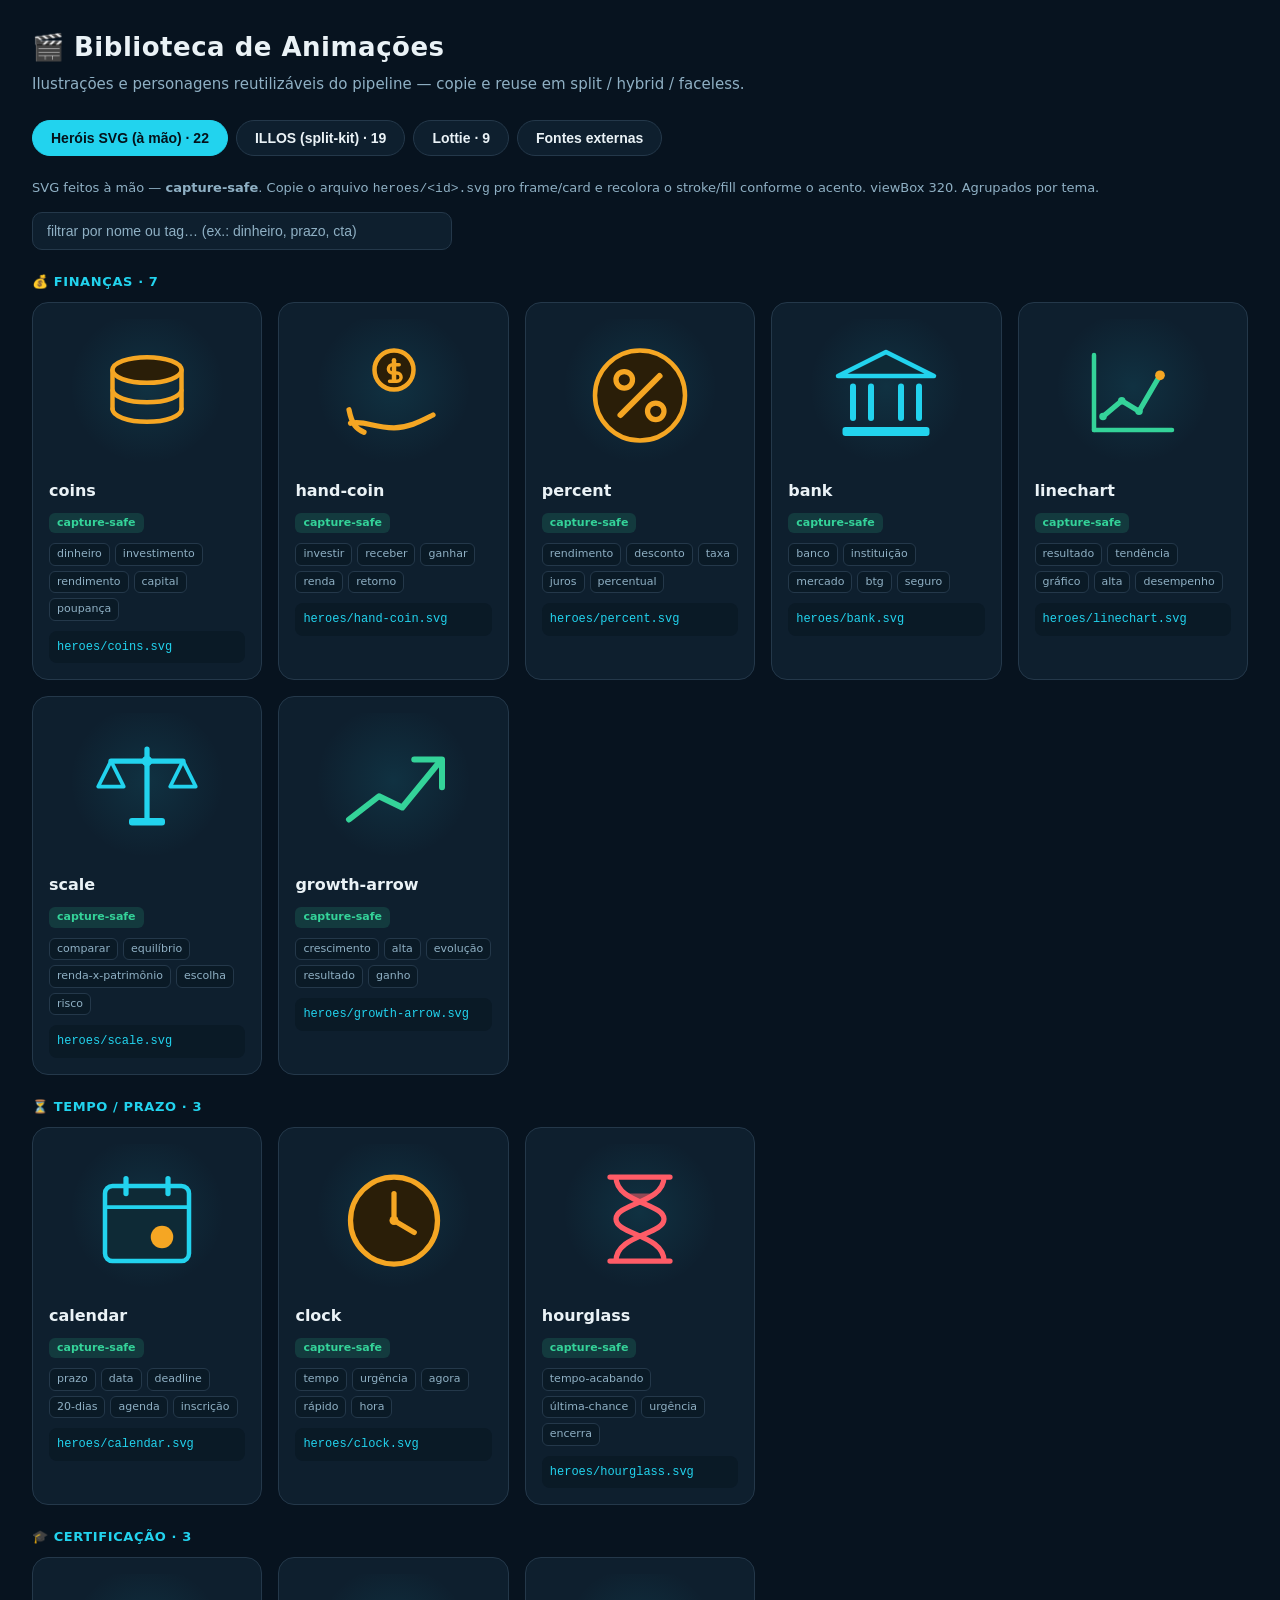
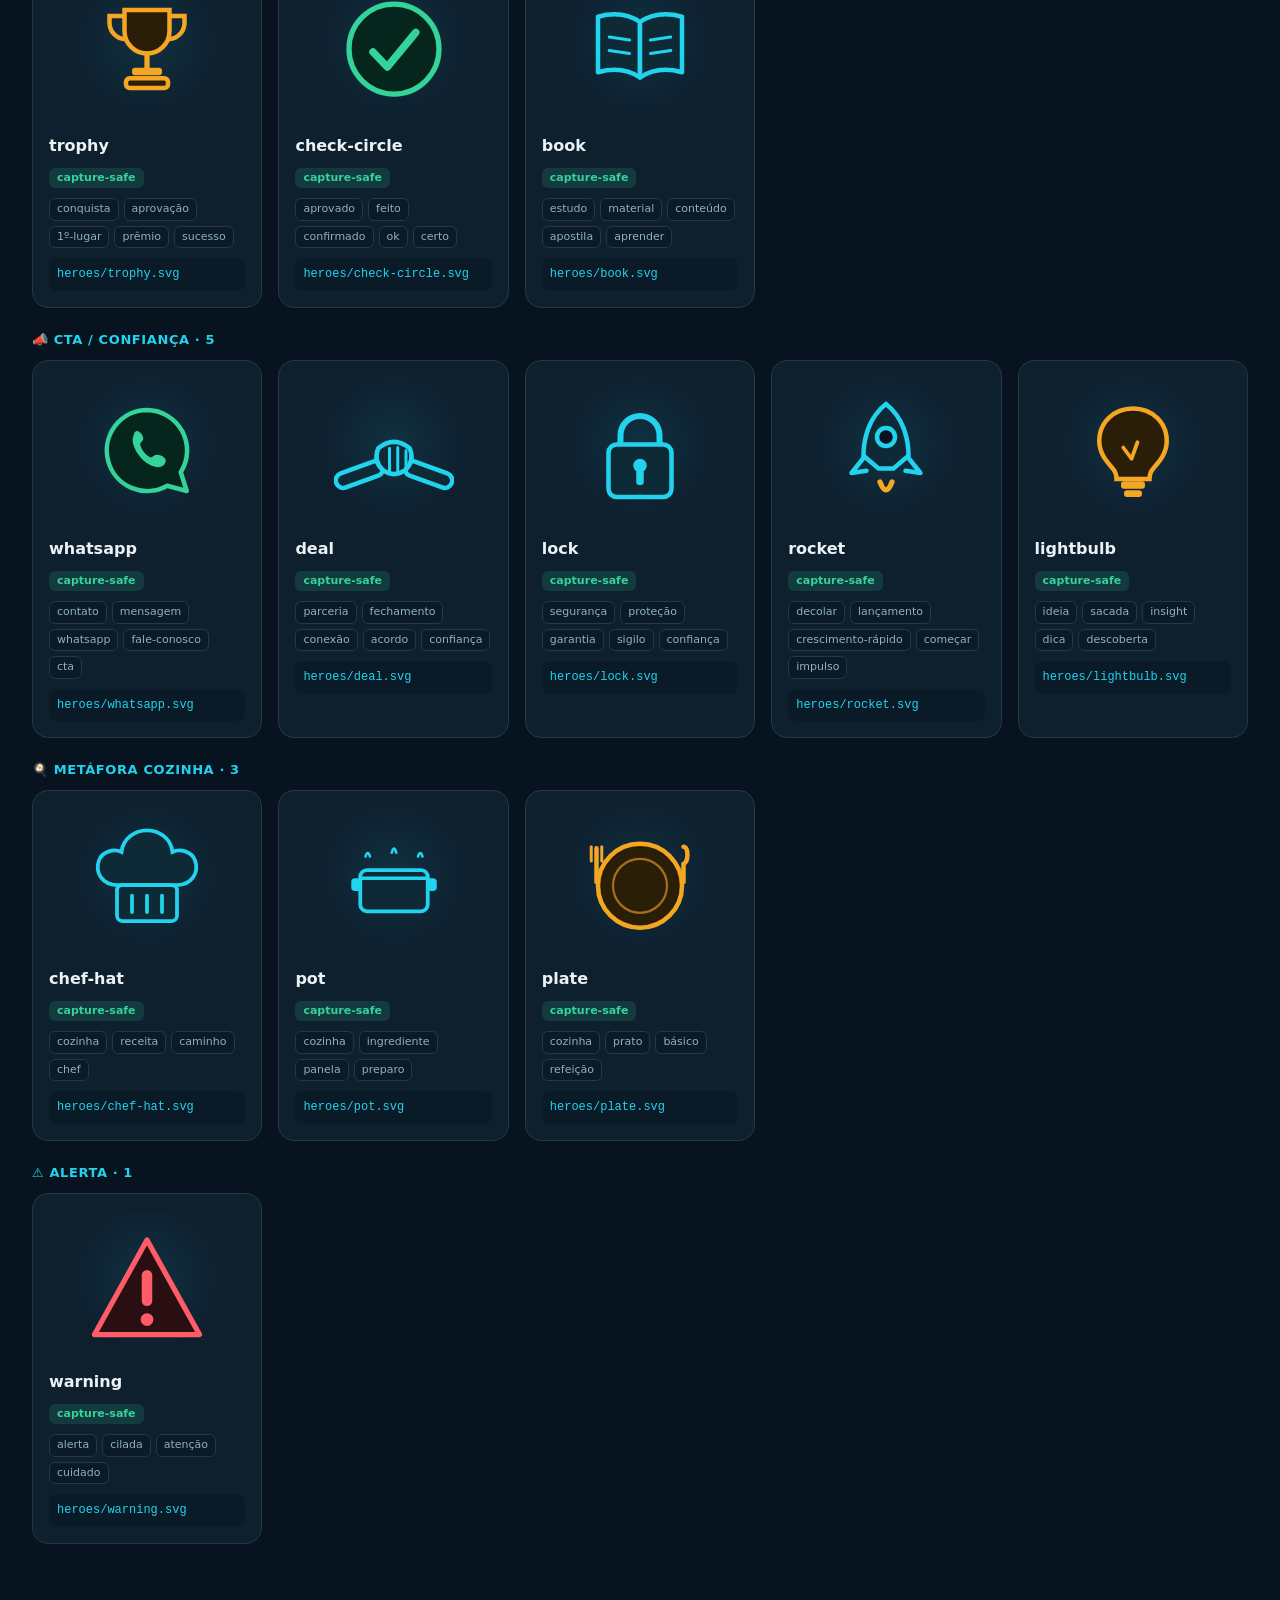
<file: _scaffolds/anim-library/index.html>
<!doctype html>
<html lang="pt-BR">
<head>
<meta charset="utf-8">
<meta name="viewport" content="width=device-width, initial-scale=1">
<title>Biblioteca de Animações</title>
<style>
  :root{--bg:#07131f;--panel:#0e1f2e;--line:#24384a;--ink:#eaf2f6;--mut:#8fb0c4;--cy:#22d3ee;--am:#F5A623;--gr:#34d399;--rd:#ff5c67}
  *{box-sizing:border-box}
  body{margin:0;background:var(--bg);color:var(--ink);font:15px/1.5 system-ui,Segoe UI,Roboto,sans-serif}
  header{padding:28px 32px 8px}
  h1{margin:0;font-size:26px;letter-spacing:.5px}
  .sub{color:var(--mut);margin:6px 0 0}
  .tabs{display:flex;gap:8px;padding:16px 32px 0;flex-wrap:wrap}
  .tab{padding:9px 18px;border:1px solid var(--line);border-radius:999px;background:var(--panel);color:var(--ink);cursor:pointer;font-weight:600;font-size:14px}
  .tab.on{background:var(--cy);color:#04121a;border-color:var(--cy)}
  main{padding:20px 32px 60px}
  .grid{display:grid;grid-template-columns:repeat(auto-fill,minmax(220px,1fr));gap:16px}
  .card{background:var(--panel);border:1px solid var(--line);border-radius:16px;padding:16px;display:flex;flex-direction:column;gap:10px}
  .prev{height:150px;display:grid;place-items:center;background:radial-gradient(circle at 50% 45%,rgba(34,211,238,.10),transparent 60%);border-radius:12px}
  .prev svg{width:120px;height:120px}
  .nm{font-weight:800;font-size:16px}
  .tg{display:flex;flex-wrap:wrap;gap:5px}
  .tg span{font-size:11px;color:var(--mut);background:#0a1a26;border:1px solid var(--line);border-radius:6px;padding:2px 7px}
  .use{font:12px/1.4 ui-monospace,Consolas,monospace;color:var(--cy);background:#0a1a26;border-radius:8px;padding:8px;white-space:pre-wrap;word-break:break-word}
  .badge{font-size:11px;font-weight:700;padding:2px 8px;border-radius:6px;align-self:flex-start}
  .safe{background:rgba(52,211,153,.15);color:var(--gr)}
  .warn{background:rgba(255,92,103,.15);color:var(--rd)}
  .hint{color:var(--mut);font-size:13px;margin:2px 0 14px}
  a{color:var(--cy)}
  section[hidden]{display:none}
  .search{width:100%;max-width:420px;margin:0 0 18px;padding:10px 14px;border:1px solid var(--line);border-radius:10px;background:var(--panel);color:var(--ink);font-size:14px}
  .search::placeholder{color:var(--mut)}
  .grp-h{font-size:13px;font-weight:800;letter-spacing:.6px;text-transform:uppercase;color:var(--cy);margin:22px 0 10px}
  .grp-h:first-child{margin-top:4px}
  .prev img{width:120px;height:120px}
  .empty{color:var(--mut);font-size:13px;padding:16px 0}
</style>
</head>
<body>
<header>
  <h1>🎬 Biblioteca de Animações</h1>
  <p class="sub">Ilustrações e personagens reutilizáveis do pipeline — copie e reuse em split / hybrid / faceless.</p>
</header>
<div class="tabs">
  <button class="tab on" data-t="heroes">Heróis SVG (à mão) · 22</button>
  <button class="tab" data-t="illos">ILLOS (split-kit) · 19</button>
  <button class="tab" data-t="lottie">Lottie · 9</button>
  <button class="tab" data-t="ext">Fontes externas</button>
</div>
<main>
  <section id="heroes">
    <p class="hint">SVG feitos à mão — <b>capture-safe</b>. Copie o arquivo <code>heroes/&lt;id&gt;.svg</code> pro frame/card e recolora o stroke/fill conforme o acento. viewBox 320. Agrupados por tema.</p>
    <input id="heroesSearch" class="search" type="search" placeholder="filtrar por nome ou tag… (ex.: dinheiro, prazo, cta)">
    <div id="heroesGroups"></div>
  </section>

  <section id="illos" hidden>
    <p class="hint"><b>capture-safe</b>, animadas. Uso no split-kit: <code>art:{type:'&lt;id&gt;'}</code>. Preview vivo em <code>_scaffolds/split-kit</code>.</p>
    <div class="grid" id="illosGrid"></div>
  </section>

  <section id="lottie" hidden>
    <p class="hint">⚠ Lottie SVG-puro <b>some no capture</b> do HyperFrames → usar CANVAS pré-renderizado (blueprint <code>_blueprint-lottie-hero</code>, cap MAXFR=60). No lote C-PRO I só <b>climbstairs</b> sobreviveu direto; para os demais preferir hero SVG até revalidar.</p>
    <div class="grid" id="lottieGrid"></div>
  </section>

  <section id="ext" hidden>
    <p class="hint">Fontes para buscar/baixar animações novas quando precisar.</p>
    <div class="grid">
      <div class="card"><div class="nm">LottieFiles</div><div class="tg"><span>lottie</span><span>personagens</span></div><div class="use">lottiefiles.com — usar canvas-prerender</div></div>
      <div class="card"><div class="nm">Flaticon animated</div><div class="tg"><span>ícones</span><span>animados</span></div><div class="use">flaticon.com/animated-icons</div></div>
      <div class="card"><div class="nm">Flow / Veo</div><div class="tg"><span>b-roll</span><span>cinematográfico</span></div><div class="use">base SEM texto (metáfora/ambiente)</div></div>
    </div>
  </section>
</main>
<script>
// [id, tags(·), grupo] — arquivo em heroes/<id>.svg
const HERO_GRP={financas:"💰 Finanças",tempo:"⏳ Tempo / prazo",certificacao:"🎓 Certificação",cta_confianca:"📣 CTA / confiança",cozinha_metafora:"🍳 Metáfora cozinha",alerta:"⚠️ Alerta"};
const HEROES=[
 ["coins","dinheiro·investimento·rendimento·capital·poupança","financas"],
 ["hand-coin","investir·receber·ganhar·renda·retorno","financas"],
 ["percent","rendimento·desconto·taxa·juros·percentual","financas"],
 ["bank","banco·instituição·mercado·btg·seguro","financas"],
 ["linechart","resultado·tendência·gráfico·alta·desempenho","financas"],
 ["scale","comparar·equilíbrio·renda-x-patrimônio·escolha·risco","financas"],
 ["growth-arrow","crescimento·alta·evolução·resultado·ganho","financas"],
 ["calendar","prazo·data·deadline·20-dias·agenda·inscrição","tempo"],
 ["clock","tempo·urgência·agora·rápido·hora","tempo"],
 ["hourglass","tempo-acabando·última-chance·urgência·encerra","tempo"],
 ["trophy","conquista·aprovação·1º-lugar·prêmio·sucesso","certificacao"],
 ["check-circle","aprovado·feito·confirmado·ok·certo","certificacao"],
 ["book","estudo·material·conteúdo·apostila·aprender","certificacao"],
 ["whatsapp","contato·mensagem·whatsapp·fale-conosco·cta","cta_confianca"],
 ["deal","parceria·fechamento·conexão·acordo·confiança","cta_confianca"],
 ["lock","segurança·proteção·garantia·sigilo·confiança","cta_confianca"],
 ["rocket","decolar·lançamento·crescimento-rápido·começar·impulso","cta_confianca"],
 ["lightbulb","ideia·sacada·insight·dica·descoberta","cta_confianca"],
 ["chef-hat","cozinha·receita·caminho·chef","cozinha_metafora"],
 ["pot","cozinha·ingrediente·panela·preparo","cozinha_metafora"],
 ["plate","cozinha·prato·básico·refeição","cozinha_metafora"],
 ["warning","alerta·cilada·atenção·cuidado","alerta"]
];
const ILLOS=[["seal","certificação·selo·aprovação","label"],["exam","prova·checklist·material",""],["download","baixar·grátis·cta","label"],["chat","whatsapp·mensagem",""],["button","cta·clique·ação","label"],["refresh","atualizado·rota·ciclo",""],["target","objetivo·foco·referência","arrow"],["gradcap","aprovação·formatura·carreira",""],["shield","garantia·robusto·confiança",""],["lupa","análise·o-que-cai·pesquisa",""],["gift","grátis·bônus·incluído",""],["bars","crescimento·nível·ganhos","arrow"],["question","dúvida·cilada·hook",""],["person","cliente·assessor·você","ring"],["price0","grátis·sem-custo",""],["cue","sinuca·tacada",""],["num","número·stat·aprovados","to,prefix,suffix"],["arms","abraço·juntos",""],["star","destaque·referência·top",""]];
const LOTTIE=[["climbstairs","nível·progresso·carreira","ok"],["runner","urgência·correr·tempo","?"],["graduation","aprovação·formatura","vazio"],["exam","prova·material","vazio"],["manworking","estudo·trabalho·foco","vazio"],["click","cta·clique","vazio"],["chat","mensagem·whatsapp","?"],["badge","certificação·selo","?"],["wave","olá·boas-vindas","?"]];
function chips(s){return s.split('·').map(t=>`<span>${t}</span>`).join('')}
function heroCard([id,tg]){return `<div class="card"><div class="prev"><img src="heroes/${id}.svg" alt="${id}" loading="lazy"></div><div class="nm">${id}</div><span class="badge safe">capture-safe</span><div class="tg">${chips(tg)}</div><div class="use">heroes/${id}.svg</div></div>`}
function renderHeroes(q){
  q=(q||'').trim().toLowerCase();
  const box=document.getElementById('heroesGroups');
  const groups=Object.keys(HERO_GRP);
  let html='',any=false;
  groups.forEach(g=>{
    const items=HEROES.filter(h=>h[2]===g && (!q || h[0].toLowerCase().includes(q) || h[1].toLowerCase().includes(q)));
    if(!items.length) return;
    any=true;
    html+=`<div class="grp-h">${HERO_GRP[g]} · ${items.length}</div><div class="grid">${items.map(heroCard).join('')}</div>`;
  });
  box.innerHTML=any?html:'<p class="empty">Nenhum hero com esse filtro.</p>';
}
renderHeroes('');
document.getElementById('heroesSearch').addEventListener('input',e=>renderHeroes(e.target.value));
document.getElementById('illosGrid').innerHTML=ILLOS.map(([id,tg,p])=>`<div class="card"><div class="nm">${id}</div>${p?`<div class="tg"><span>params: ${p}</span></div>`:''}<div class="tg">${chips(tg)}</div><div class="use">art:{type:'${id}'${p?", …":""}}</div></div>`).join('');
document.getElementById('lottieGrid').innerHTML=LOTTIE.map(([id,tg,ok])=>`<div class="card"><div class="nm">${id}</div><span class="badge ${ok==='ok'?'safe':'warn'}">${ok==='ok'?'capture ok':ok==='vazio'?'⚠ vazio no capture':'não testado'}</span><div class="tg">${chips(tg)}</div><div class="use">&lt;script src="assets/lottie/${id}-data.js"&gt;</div></div>`).join('');
document.querySelectorAll('.tab').forEach(b=>b.onclick=()=>{document.querySelectorAll('.tab').forEach(x=>x.classList.remove('on'));b.classList.add('on');['heroes','illos','lottie','ext'].forEach(s=>document.getElementById(s).hidden=(s!==b.dataset.t));});
</script>
</body>
</html>
</file>
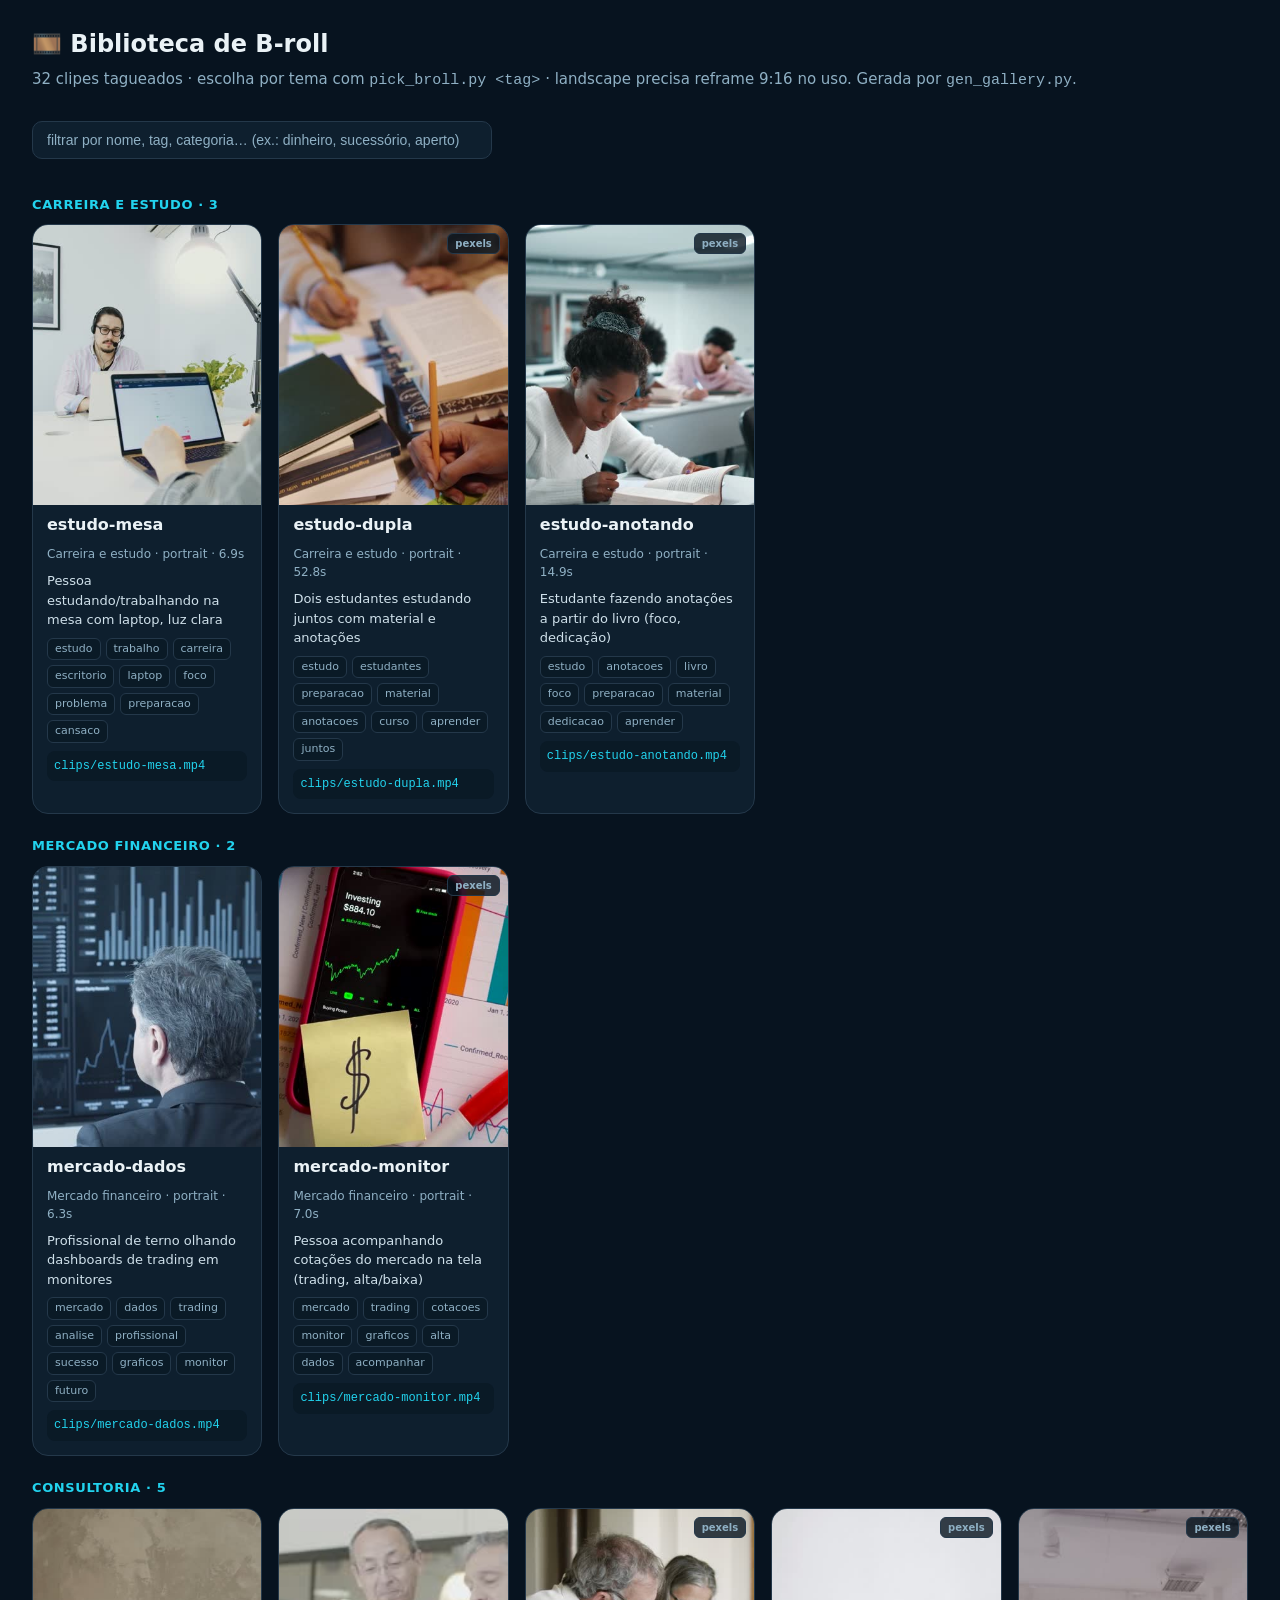
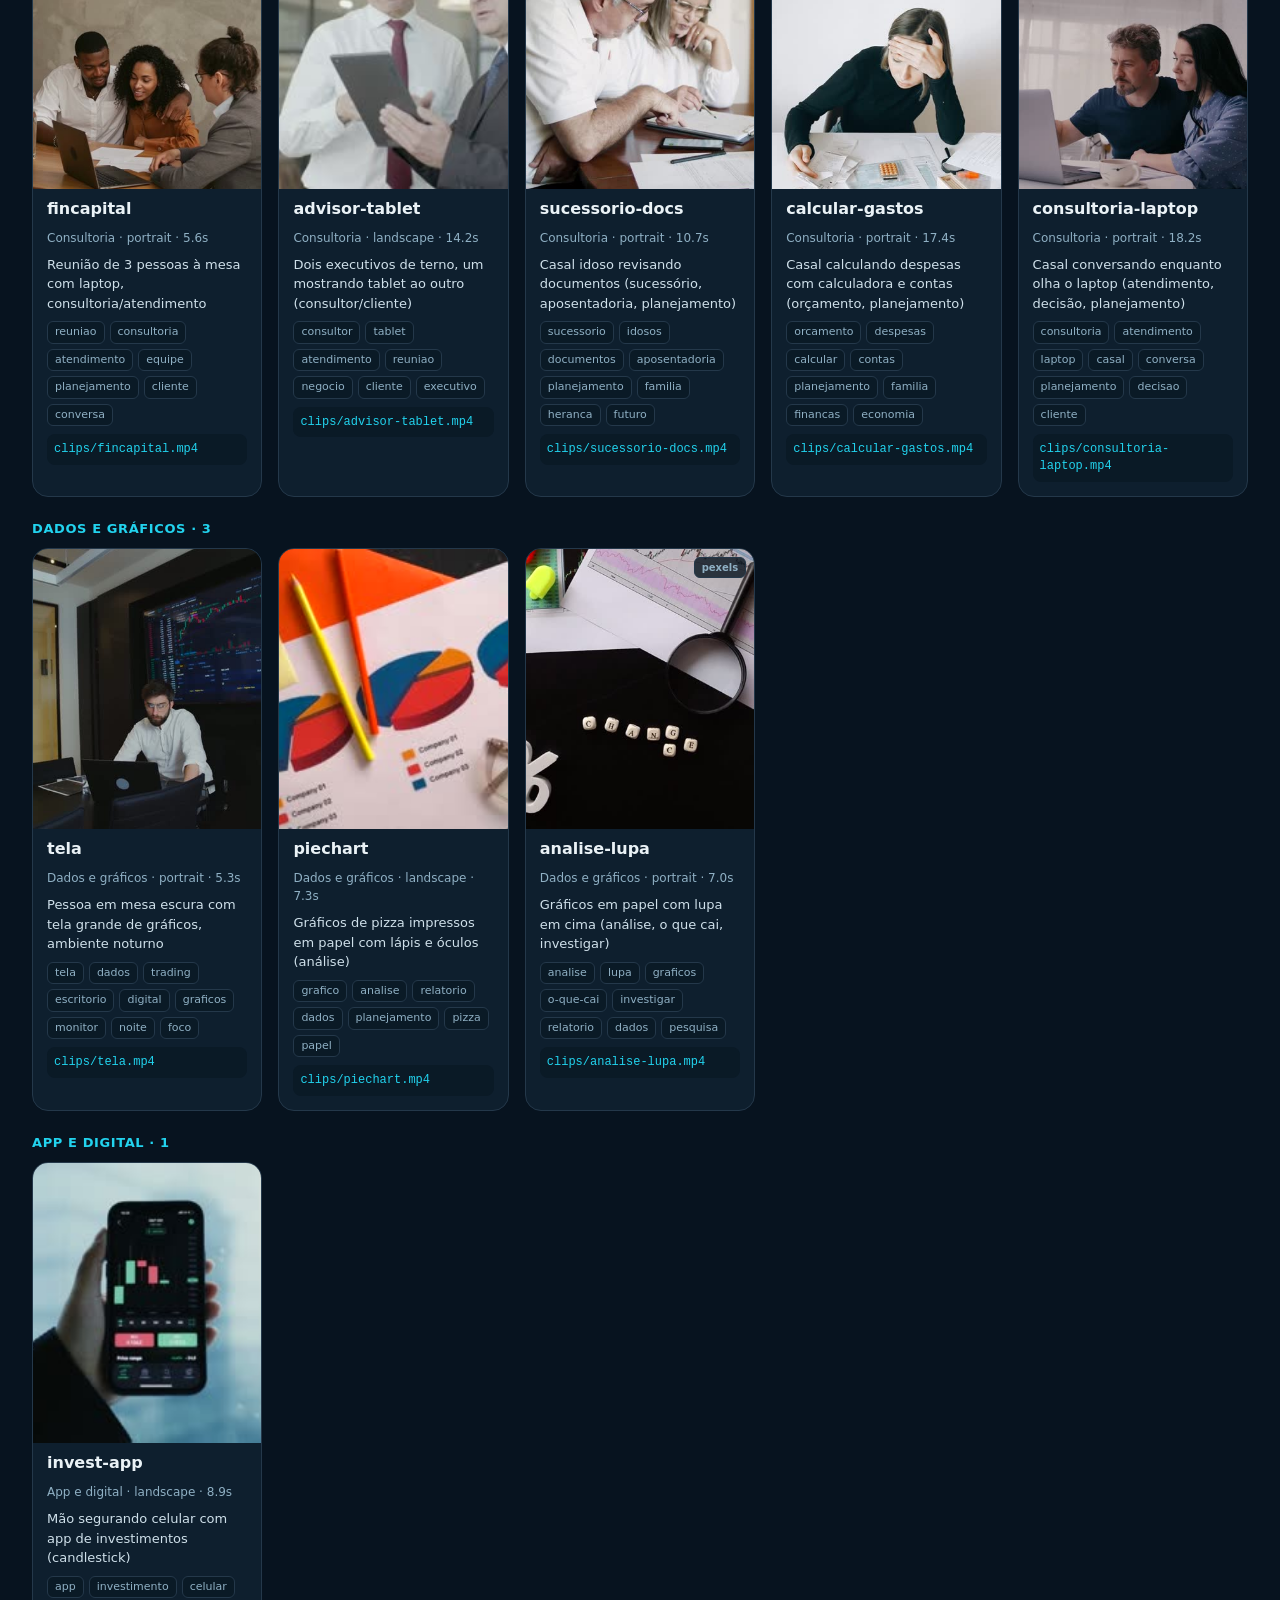
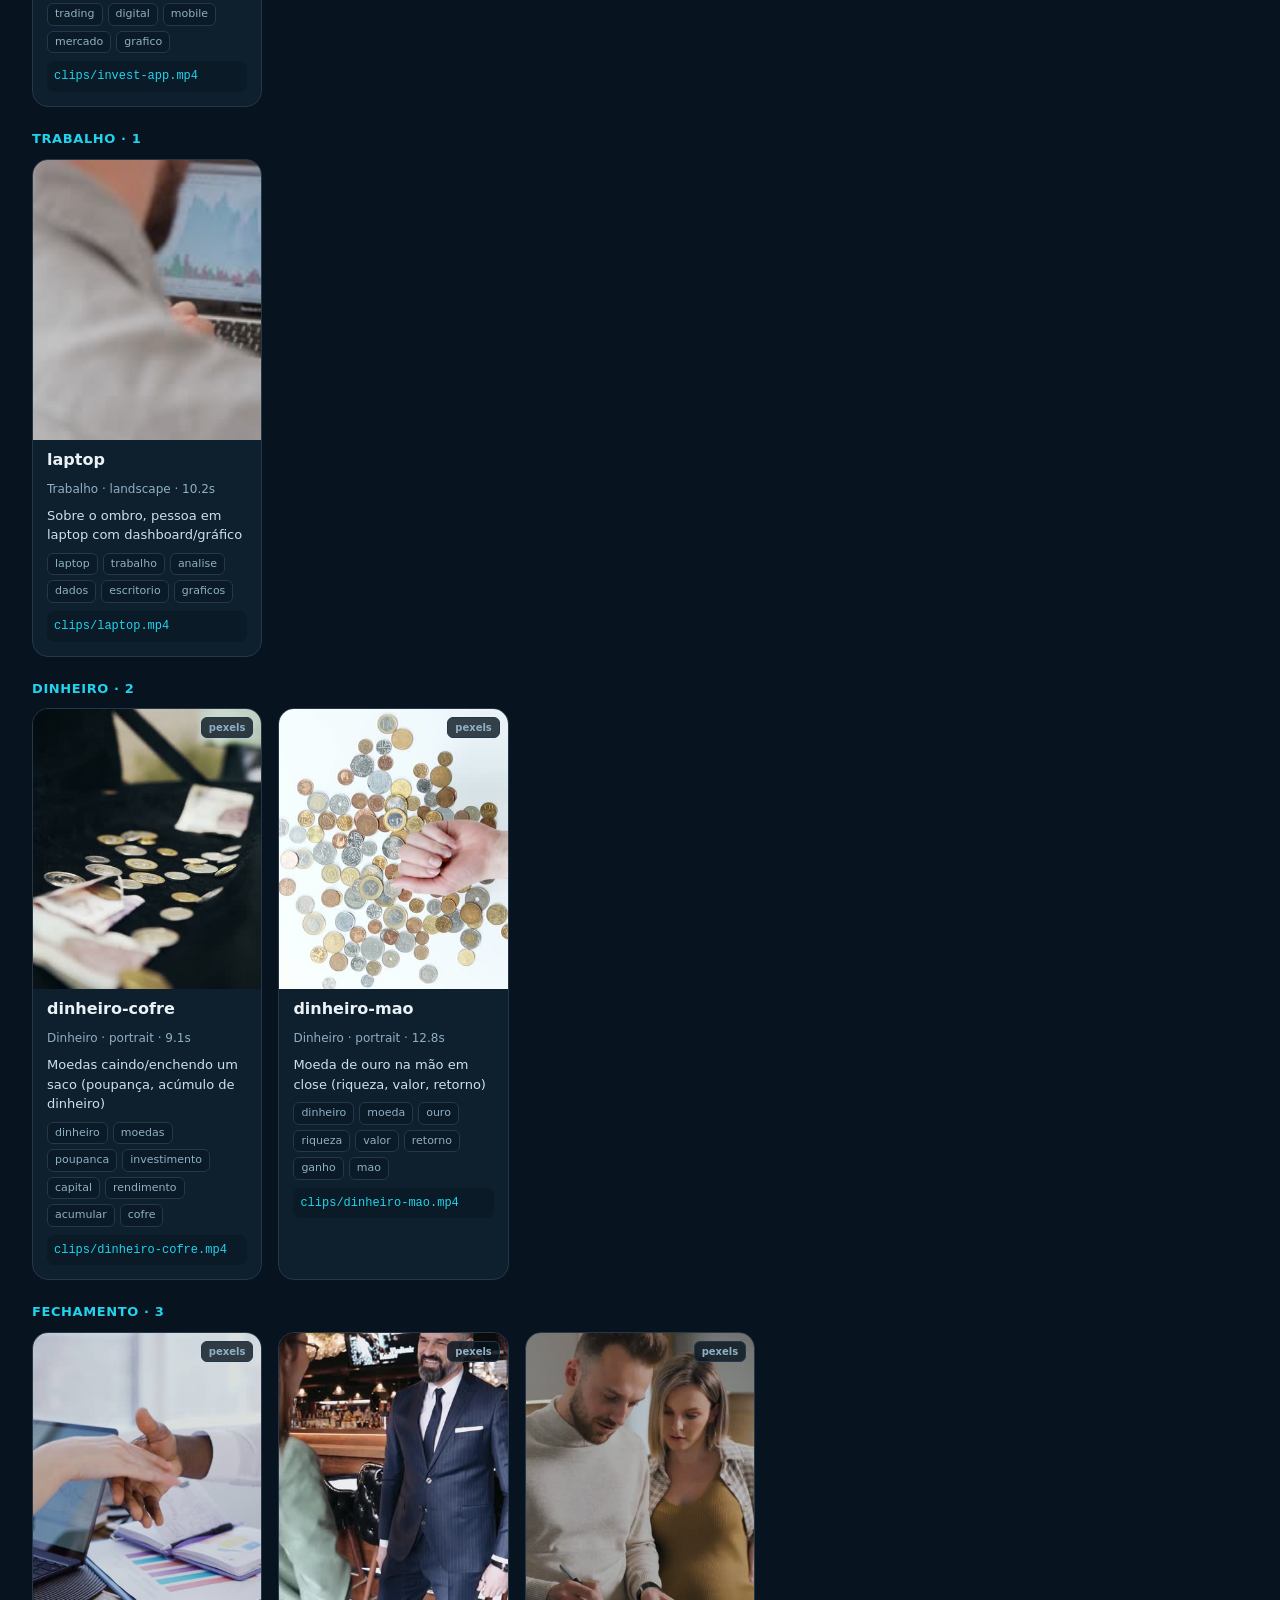
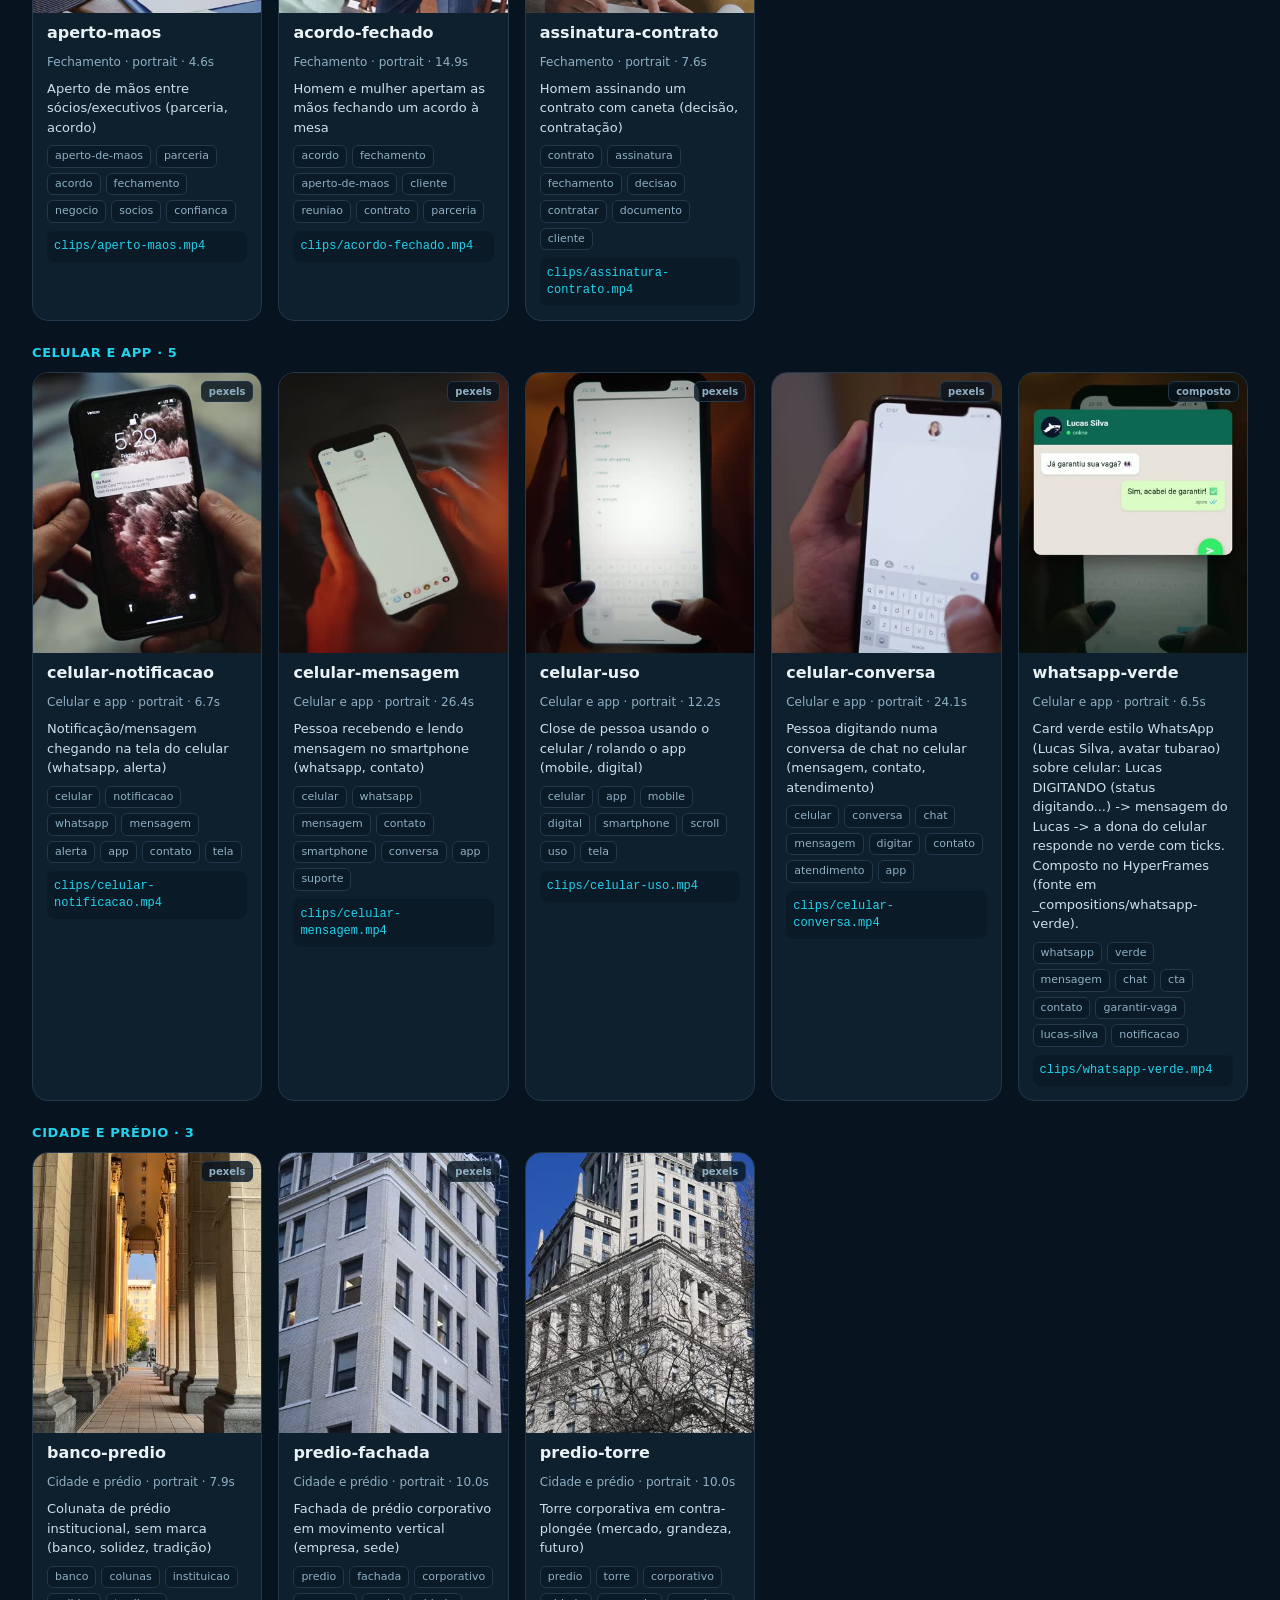
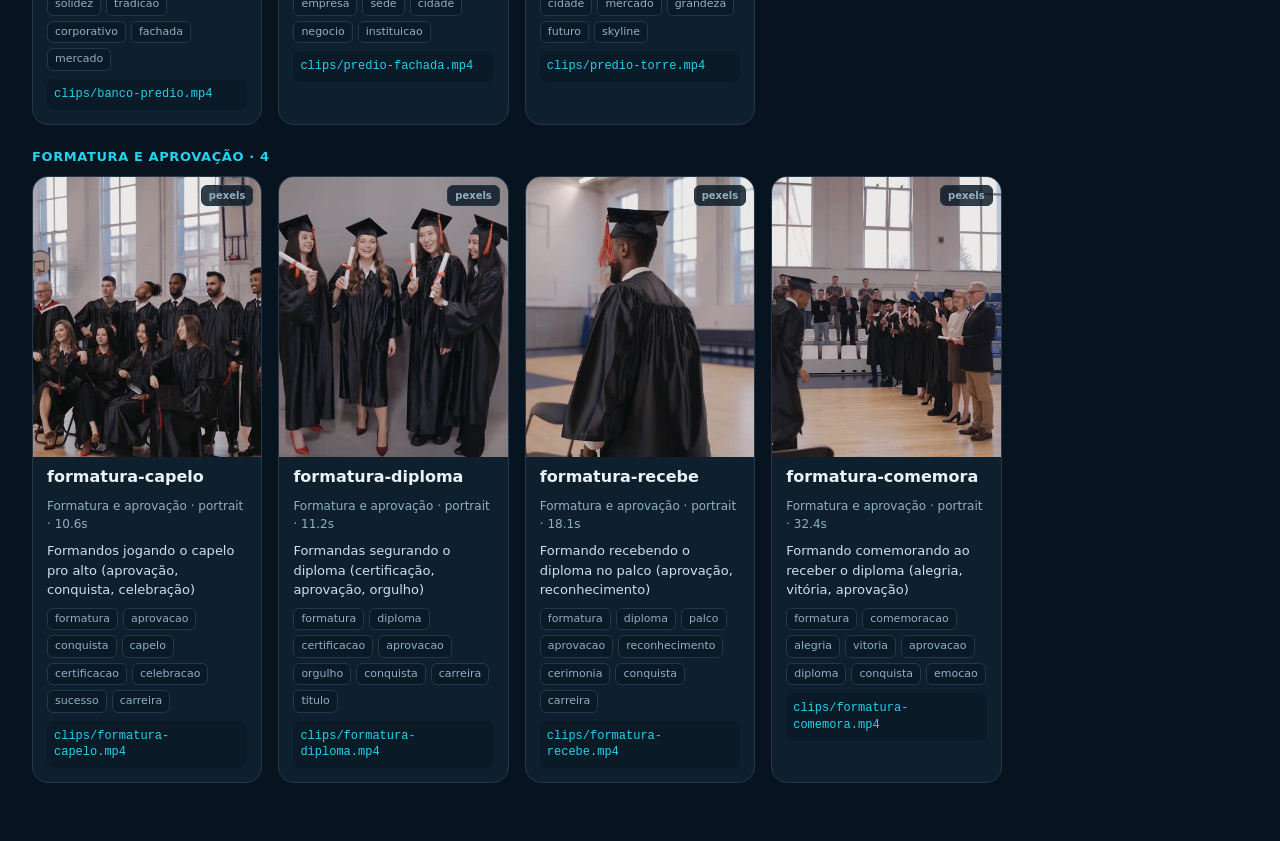
<file: _scaffolds/broll-pool/index.html>
<!doctype html><html lang="pt-BR"><head><meta charset="utf-8">
<meta name="viewport" content="width=device-width,initial-scale=1"><title>Biblioteca de B-roll</title>
<style>
 :root{--bg:#07131f;--panel:#0e1f2e;--line:#24384a;--ink:#eaf2f6;--mut:#8fb0c4;--cy:#22d3ee}
 *{box-sizing:border-box} body{margin:0;background:var(--bg);color:var(--ink);font:15px/1.5 system-ui,Segoe UI,Roboto,sans-serif}
 header{padding:26px 32px 6px} h1{margin:0;font-size:24px} .sub{color:var(--mut);margin:6px 0 0}
 main{padding:16px 32px 60px}
 .search{width:100%;max-width:460px;margin:6px 0 14px;padding:10px 14px;border:1px solid var(--line);border-radius:10px;background:var(--panel);color:var(--ink);font-size:14px}
 .search::placeholder{color:var(--mut)}
 .grp-h{font-size:13px;font-weight:800;letter-spacing:.6px;text-transform:uppercase;color:var(--cy);margin:22px 0 10px}
 .grid{display:grid;grid-template-columns:repeat(auto-fill,minmax(230px,1fr));gap:16px}
 .card{background:var(--panel);border:1px solid var(--line);border-radius:16px;padding:0 0 14px;overflow:hidden;display:flex;flex-direction:column;gap:8px}
 .prev{position:relative;aspect-ratio:9/16;max-height:280px;background:#0a1a26;overflow:hidden}
 .prev img{width:100%;height:100%;object-fit:cover;display:block}
 .src{position:absolute;top:8px;right:8px;font-size:10px;font-weight:700;background:rgba(7,19,31,.8);border:1px solid var(--line);border-radius:6px;padding:2px 7px;color:var(--mut)}
 .nm{font-weight:800;font-size:16px;padding:0 14px} .meta{color:var(--mut);font-size:12px;padding:0 14px}
 .desc{font-size:13px;padding:0 14px;color:#cfe0ea}
 .tg{display:flex;flex-wrap:wrap;gap:5px;padding:0 14px} .tg span{font-size:11px;color:var(--mut);background:#0a1a26;border:1px solid var(--line);border-radius:6px;padding:2px 7px}
 .use{font:12px/1.4 ui-monospace,Consolas,monospace;color:var(--cy);background:#0a1a26;border-radius:8px;padding:7px;margin:0 14px;white-space:pre-wrap}
 .empty{color:var(--mut);padding:18px 0}
</style></head><body>
<header><h1>🎞️ Biblioteca de B-roll</h1>
<p class="sub">32 clipes tagueados · escolha por tema com <code>pick_broll.py &lt;tag&gt;</code> · landscape precisa reframe 9:16 no uso. Gerada por <code>gen_gallery.py</code>.</p></header>
<main>
 <input id="q" class="search" type="search" placeholder="filtrar por nome, tag, categoria… (ex.: dinheiro, sucessório, aperto)">
 <div id="wrap"><div class="grp-h" data-cat="carreira e estudo">Carreira e estudo · 3</div><div class="grid"><div class="card" data-h="estudo-mesa pessoa estudando/trabalhando na mesa com laptop, luz clara estudo trabalho carreira escritorio laptop foco problema preparacao cansaco carreira e estudo"><div class="prev"><img src="clips/estudo-mesa.thumb.jpg" alt="" loading="lazy"></div><div class="nm">estudo-mesa</div><div class="meta">Carreira e estudo · portrait · 6.9s</div><div class="desc">Pessoa estudando/trabalhando na mesa com laptop, luz clara</div><div class="tg"><span>estudo</span><span>trabalho</span><span>carreira</span><span>escritorio</span><span>laptop</span><span>foco</span><span>problema</span><span>preparacao</span><span>cansaco</span></div><div class="use">clips/estudo-mesa.mp4</div></div><div class="card" data-h="estudo-dupla dois estudantes estudando juntos com material e anotações estudo estudantes preparacao material anotacoes curso aprender juntos carreira e estudo"><div class="prev"><img src="clips/estudo-dupla.thumb.jpg" alt="" loading="lazy"><span class="src">pexels</span></div><div class="nm">estudo-dupla</div><div class="meta">Carreira e estudo · portrait · 52.8s</div><div class="desc">Dois estudantes estudando juntos com material e anotações</div><div class="tg"><span>estudo</span><span>estudantes</span><span>preparacao</span><span>material</span><span>anotacoes</span><span>curso</span><span>aprender</span><span>juntos</span></div><div class="use">clips/estudo-dupla.mp4</div></div><div class="card" data-h="estudo-anotando estudante fazendo anotações a partir do livro (foco, dedicação) estudo anotacoes livro foco preparacao material dedicacao aprender carreira e estudo"><div class="prev"><img src="clips/estudo-anotando.thumb.jpg" alt="" loading="lazy"><span class="src">pexels</span></div><div class="nm">estudo-anotando</div><div class="meta">Carreira e estudo · portrait · 14.9s</div><div class="desc">Estudante fazendo anotações a partir do livro (foco, dedicação)</div><div class="tg"><span>estudo</span><span>anotacoes</span><span>livro</span><span>foco</span><span>preparacao</span><span>material</span><span>dedicacao</span><span>aprender</span></div><div class="use">clips/estudo-anotando.mp4</div></div></div><div class="grp-h" data-cat="mercado financeiro">Mercado financeiro · 2</div><div class="grid"><div class="card" data-h="mercado-dados profissional de terno olhando dashboards de trading em monitores mercado dados trading analise profissional sucesso graficos monitor futuro mercado financeiro"><div class="prev"><img src="clips/mercado-dados.thumb.jpg" alt="" loading="lazy"></div><div class="nm">mercado-dados</div><div class="meta">Mercado financeiro · portrait · 6.3s</div><div class="desc">Profissional de terno olhando dashboards de trading em monitores</div><div class="tg"><span>mercado</span><span>dados</span><span>trading</span><span>analise</span><span>profissional</span><span>sucesso</span><span>graficos</span><span>monitor</span><span>futuro</span></div><div class="use">clips/mercado-dados.mp4</div></div><div class="card" data-h="mercado-monitor pessoa acompanhando cotações do mercado na tela (trading, alta/baixa) mercado trading cotacoes monitor graficos alta dados acompanhar mercado financeiro"><div class="prev"><img src="clips/mercado-monitor.thumb.jpg" alt="" loading="lazy"><span class="src">pexels</span></div><div class="nm">mercado-monitor</div><div class="meta">Mercado financeiro · portrait · 7.0s</div><div class="desc">Pessoa acompanhando cotações do mercado na tela (trading, alta/baixa)</div><div class="tg"><span>mercado</span><span>trading</span><span>cotacoes</span><span>monitor</span><span>graficos</span><span>alta</span><span>dados</span><span>acompanhar</span></div><div class="use">clips/mercado-monitor.mp4</div></div></div><div class="grp-h" data-cat="consultoria">Consultoria · 5</div><div class="grid"><div class="card" data-h="fincapital reunião de 3 pessoas à mesa com laptop, consultoria/atendimento reuniao consultoria atendimento equipe planejamento cliente conversa consultoria"><div class="prev"><img src="clips/fincapital.thumb.jpg" alt="" loading="lazy"></div><div class="nm">fincapital</div><div class="meta">Consultoria · portrait · 5.6s</div><div class="desc">Reunião de 3 pessoas à mesa com laptop, consultoria/atendimento</div><div class="tg"><span>reuniao</span><span>consultoria</span><span>atendimento</span><span>equipe</span><span>planejamento</span><span>cliente</span><span>conversa</span></div><div class="use">clips/fincapital.mp4</div></div><div class="card" data-h="advisor-tablet dois executivos de terno, um mostrando tablet ao outro (consultor/cliente) consultor tablet atendimento reuniao negocio cliente executivo consultoria"><div class="prev"><img src="clips/advisor-tablet.thumb.jpg" alt="" loading="lazy"></div><div class="nm">advisor-tablet</div><div class="meta">Consultoria · landscape · 14.2s</div><div class="desc">Dois executivos de terno, um mostrando tablet ao outro (consultor/cliente)</div><div class="tg"><span>consultor</span><span>tablet</span><span>atendimento</span><span>reuniao</span><span>negocio</span><span>cliente</span><span>executivo</span></div><div class="use">clips/advisor-tablet.mp4</div></div><div class="card" data-h="sucessorio-docs casal idoso revisando documentos (sucessório, aposentadoria, planejamento) sucessorio idosos documentos aposentadoria planejamento familia heranca futuro consultoria"><div class="prev"><img src="clips/sucessorio-docs.thumb.jpg" alt="" loading="lazy"><span class="src">pexels</span></div><div class="nm">sucessorio-docs</div><div class="meta">Consultoria · portrait · 10.7s</div><div class="desc">Casal idoso revisando documentos (sucessório, aposentadoria, planejamento)</div><div class="tg"><span>sucessorio</span><span>idosos</span><span>documentos</span><span>aposentadoria</span><span>planejamento</span><span>familia</span><span>heranca</span><span>futuro</span></div><div class="use">clips/sucessorio-docs.mp4</div></div><div class="card" data-h="calcular-gastos casal calculando despesas com calculadora e contas (orçamento, planejamento) orcamento despesas calcular contas planejamento familia financas economia consultoria"><div class="prev"><img src="clips/calcular-gastos.thumb.jpg" alt="" loading="lazy"><span class="src">pexels</span></div><div class="nm">calcular-gastos</div><div class="meta">Consultoria · portrait · 17.4s</div><div class="desc">Casal calculando despesas com calculadora e contas (orçamento, planejamento)</div><div class="tg"><span>orcamento</span><span>despesas</span><span>calcular</span><span>contas</span><span>planejamento</span><span>familia</span><span>financas</span><span>economia</span></div><div class="use">clips/calcular-gastos.mp4</div></div><div class="card" data-h="consultoria-laptop casal conversando enquanto olha o laptop (atendimento, decisão, planejamento) consultoria atendimento laptop casal conversa planejamento decisao cliente consultoria"><div class="prev"><img src="clips/consultoria-laptop.thumb.jpg" alt="" loading="lazy"><span class="src">pexels</span></div><div class="nm">consultoria-laptop</div><div class="meta">Consultoria · portrait · 18.2s</div><div class="desc">Casal conversando enquanto olha o laptop (atendimento, decisão, planejamento)</div><div class="tg"><span>consultoria</span><span>atendimento</span><span>laptop</span><span>casal</span><span>conversa</span><span>planejamento</span><span>decisao</span><span>cliente</span></div><div class="use">clips/consultoria-laptop.mp4</div></div></div><div class="grp-h" data-cat="dados e gráficos">Dados e gráficos · 3</div><div class="grid"><div class="card" data-h="tela pessoa em mesa escura com tela grande de gráficos, ambiente noturno tela dados trading escritorio digital graficos monitor noite foco dados e gráficos"><div class="prev"><img src="clips/tela.thumb.jpg" alt="" loading="lazy"></div><div class="nm">tela</div><div class="meta">Dados e gráficos · portrait · 5.3s</div><div class="desc">Pessoa em mesa escura com tela grande de gráficos, ambiente noturno</div><div class="tg"><span>tela</span><span>dados</span><span>trading</span><span>escritorio</span><span>digital</span><span>graficos</span><span>monitor</span><span>noite</span><span>foco</span></div><div class="use">clips/tela.mp4</div></div><div class="card" data-h="piechart gráficos de pizza impressos em papel com lápis e óculos (análise) grafico analise relatorio dados planejamento pizza papel dados e gráficos"><div class="prev"><img src="clips/piechart.thumb.jpg" alt="" loading="lazy"></div><div class="nm">piechart</div><div class="meta">Dados e gráficos · landscape · 7.3s</div><div class="desc">Gráficos de pizza impressos em papel com lápis e óculos (análise)</div><div class="tg"><span>grafico</span><span>analise</span><span>relatorio</span><span>dados</span><span>planejamento</span><span>pizza</span><span>papel</span></div><div class="use">clips/piechart.mp4</div></div><div class="card" data-h="analise-lupa gráficos em papel com lupa em cima (análise, o que cai, investigar) analise lupa graficos o-que-cai investigar relatorio dados pesquisa dados e gráficos"><div class="prev"><img src="clips/analise-lupa.thumb.jpg" alt="" loading="lazy"><span class="src">pexels</span></div><div class="nm">analise-lupa</div><div class="meta">Dados e gráficos · portrait · 7.0s</div><div class="desc">Gráficos em papel com lupa em cima (análise, o que cai, investigar)</div><div class="tg"><span>analise</span><span>lupa</span><span>graficos</span><span>o-que-cai</span><span>investigar</span><span>relatorio</span><span>dados</span><span>pesquisa</span></div><div class="use">clips/analise-lupa.mp4</div></div></div><div class="grp-h" data-cat="app e digital">App e digital · 1</div><div class="grid"><div class="card" data-h="invest-app mão segurando celular com app de investimentos (candlestick) app investimento celular trading digital mobile mercado grafico app e digital"><div class="prev"><img src="clips/invest-app.thumb.jpg" alt="" loading="lazy"></div><div class="nm">invest-app</div><div class="meta">App e digital · landscape · 8.9s</div><div class="desc">Mão segurando celular com app de investimentos (candlestick)</div><div class="tg"><span>app</span><span>investimento</span><span>celular</span><span>trading</span><span>digital</span><span>mobile</span><span>mercado</span><span>grafico</span></div><div class="use">clips/invest-app.mp4</div></div></div><div class="grp-h" data-cat="trabalho">Trabalho · 1</div><div class="grid"><div class="card" data-h="laptop sobre o ombro, pessoa em laptop com dashboard/gráfico laptop trabalho analise dados escritorio graficos trabalho"><div class="prev"><img src="clips/laptop.thumb.jpg" alt="" loading="lazy"></div><div class="nm">laptop</div><div class="meta">Trabalho · landscape · 10.2s</div><div class="desc">Sobre o ombro, pessoa em laptop com dashboard/gráfico</div><div class="tg"><span>laptop</span><span>trabalho</span><span>analise</span><span>dados</span><span>escritorio</span><span>graficos</span></div><div class="use">clips/laptop.mp4</div></div></div><div class="grp-h" data-cat="dinheiro">Dinheiro · 2</div><div class="grid"><div class="card" data-h="dinheiro-cofre moedas caindo/enchendo um saco (poupança, acúmulo de dinheiro) dinheiro moedas poupanca investimento capital rendimento acumular cofre dinheiro"><div class="prev"><img src="clips/dinheiro-cofre.thumb.jpg" alt="" loading="lazy"><span class="src">pexels</span></div><div class="nm">dinheiro-cofre</div><div class="meta">Dinheiro · portrait · 9.1s</div><div class="desc">Moedas caindo/enchendo um saco (poupança, acúmulo de dinheiro)</div><div class="tg"><span>dinheiro</span><span>moedas</span><span>poupanca</span><span>investimento</span><span>capital</span><span>rendimento</span><span>acumular</span><span>cofre</span></div><div class="use">clips/dinheiro-cofre.mp4</div></div><div class="card" data-h="dinheiro-mao moeda de ouro na mão em close (riqueza, valor, retorno) dinheiro moeda ouro riqueza valor retorno ganho mao dinheiro"><div class="prev"><img src="clips/dinheiro-mao.thumb.jpg" alt="" loading="lazy"><span class="src">pexels</span></div><div class="nm">dinheiro-mao</div><div class="meta">Dinheiro · portrait · 12.8s</div><div class="desc">Moeda de ouro na mão em close (riqueza, valor, retorno)</div><div class="tg"><span>dinheiro</span><span>moeda</span><span>ouro</span><span>riqueza</span><span>valor</span><span>retorno</span><span>ganho</span><span>mao</span></div><div class="use">clips/dinheiro-mao.mp4</div></div></div><div class="grp-h" data-cat="fechamento">Fechamento · 3</div><div class="grid"><div class="card" data-h="aperto-maos aperto de mãos entre sócios/executivos (parceria, acordo) aperto-de-maos parceria acordo fechamento negocio socios confianca fechamento"><div class="prev"><img src="clips/aperto-maos.thumb.jpg" alt="" loading="lazy"><span class="src">pexels</span></div><div class="nm">aperto-maos</div><div class="meta">Fechamento · portrait · 4.6s</div><div class="desc">Aperto de mãos entre sócios/executivos (parceria, acordo)</div><div class="tg"><span>aperto-de-maos</span><span>parceria</span><span>acordo</span><span>fechamento</span><span>negocio</span><span>socios</span><span>confianca</span></div><div class="use">clips/aperto-maos.mp4</div></div><div class="card" data-h="acordo-fechado homem e mulher apertam as mãos fechando um acordo à mesa acordo fechamento aperto-de-maos cliente reuniao contrato parceria fechamento"><div class="prev"><img src="clips/acordo-fechado.thumb.jpg" alt="" loading="lazy"><span class="src">pexels</span></div><div class="nm">acordo-fechado</div><div class="meta">Fechamento · portrait · 14.9s</div><div class="desc">Homem e mulher apertam as mãos fechando um acordo à mesa</div><div class="tg"><span>acordo</span><span>fechamento</span><span>aperto-de-maos</span><span>cliente</span><span>reuniao</span><span>contrato</span><span>parceria</span></div><div class="use">clips/acordo-fechado.mp4</div></div><div class="card" data-h="assinatura-contrato homem assinando um contrato com caneta (decisão, contratação) contrato assinatura fechamento decisao contratar documento cliente fechamento"><div class="prev"><img src="clips/assinatura-contrato.thumb.jpg" alt="" loading="lazy"><span class="src">pexels</span></div><div class="nm">assinatura-contrato</div><div class="meta">Fechamento · portrait · 7.6s</div><div class="desc">Homem assinando um contrato com caneta (decisão, contratação)</div><div class="tg"><span>contrato</span><span>assinatura</span><span>fechamento</span><span>decisao</span><span>contratar</span><span>documento</span><span>cliente</span></div><div class="use">clips/assinatura-contrato.mp4</div></div></div><div class="grp-h" data-cat="celular e app">Celular e app · 5</div><div class="grid"><div class="card" data-h="celular-notificacao notificação/mensagem chegando na tela do celular (whatsapp, alerta) celular notificacao whatsapp mensagem alerta app contato tela celular e app"><div class="prev"><img src="clips/celular-notificacao.thumb.jpg" alt="" loading="lazy"><span class="src">pexels</span></div><div class="nm">celular-notificacao</div><div class="meta">Celular e app · portrait · 6.7s</div><div class="desc">Notificação/mensagem chegando na tela do celular (whatsapp, alerta)</div><div class="tg"><span>celular</span><span>notificacao</span><span>whatsapp</span><span>mensagem</span><span>alerta</span><span>app</span><span>contato</span><span>tela</span></div><div class="use">clips/celular-notificacao.mp4</div></div><div class="card" data-h="celular-mensagem pessoa recebendo e lendo mensagem no smartphone (whatsapp, contato) celular whatsapp mensagem contato smartphone conversa app suporte celular e app"><div class="prev"><img src="clips/celular-mensagem.thumb.jpg" alt="" loading="lazy"><span class="src">pexels</span></div><div class="nm">celular-mensagem</div><div class="meta">Celular e app · portrait · 26.4s</div><div class="desc">Pessoa recebendo e lendo mensagem no smartphone (whatsapp, contato)</div><div class="tg"><span>celular</span><span>whatsapp</span><span>mensagem</span><span>contato</span><span>smartphone</span><span>conversa</span><span>app</span><span>suporte</span></div><div class="use">clips/celular-mensagem.mp4</div></div><div class="card" data-h="celular-uso close de pessoa usando o celular / rolando o app (mobile, digital) celular app mobile digital smartphone scroll uso tela celular e app"><div class="prev"><img src="clips/celular-uso.thumb.jpg" alt="" loading="lazy"><span class="src">pexels</span></div><div class="nm">celular-uso</div><div class="meta">Celular e app · portrait · 12.2s</div><div class="desc">Close de pessoa usando o celular / rolando o app (mobile, digital)</div><div class="tg"><span>celular</span><span>app</span><span>mobile</span><span>digital</span><span>smartphone</span><span>scroll</span><span>uso</span><span>tela</span></div><div class="use">clips/celular-uso.mp4</div></div><div class="card" data-h="celular-conversa pessoa digitando numa conversa de chat no celular (mensagem, contato, atendimento) celular conversa chat mensagem digitar contato atendimento app celular e app"><div class="prev"><img src="clips/celular-conversa.thumb.jpg" alt="" loading="lazy"><span class="src">pexels</span></div><div class="nm">celular-conversa</div><div class="meta">Celular e app · portrait · 24.1s</div><div class="desc">Pessoa digitando numa conversa de chat no celular (mensagem, contato, atendimento)</div><div class="tg"><span>celular</span><span>conversa</span><span>chat</span><span>mensagem</span><span>digitar</span><span>contato</span><span>atendimento</span><span>app</span></div><div class="use">clips/celular-conversa.mp4</div></div><div class="card" data-h="whatsapp-verde card verde estilo whatsapp (lucas silva, avatar tubarao) sobre celular: lucas digitando (status digitando...) -&gt; mensagem do lucas -&gt; a dona do celular responde no verde com ticks. composto no hyperframes (fonte em _compositions/whatsapp-verde). whatsapp verde mensagem chat cta contato garantir-vaga lucas-silva notificacao celular e app"><div class="prev"><img src="clips/whatsapp-verde.thumb.jpg" alt="" loading="lazy"><span class="src">composto</span></div><div class="nm">whatsapp-verde</div><div class="meta">Celular e app · portrait · 6.5s</div><div class="desc">Card verde estilo WhatsApp (Lucas Silva, avatar tubarao) sobre celular: Lucas DIGITANDO (status digitando...) -&gt; mensagem do Lucas -&gt; a dona do celular responde no verde com ticks. Composto no HyperFrames (fonte em _compositions/whatsapp-verde).</div><div class="tg"><span>whatsapp</span><span>verde</span><span>mensagem</span><span>chat</span><span>cta</span><span>contato</span><span>garantir-vaga</span><span>lucas-silva</span><span>notificacao</span></div><div class="use">clips/whatsapp-verde.mp4</div></div></div><div class="grp-h" data-cat="cidade e prédio">Cidade e prédio · 3</div><div class="grid"><div class="card" data-h="banco-predio colunata de prédio institucional, sem marca (banco, solidez, tradição) banco colunas instituicao solidez tradicao corporativo fachada mercado cidade e prédio"><div class="prev"><img src="clips/banco-predio.thumb.jpg" alt="" loading="lazy"><span class="src">pexels</span></div><div class="nm">banco-predio</div><div class="meta">Cidade e prédio · portrait · 7.9s</div><div class="desc">Colunata de prédio institucional, sem marca (banco, solidez, tradição)</div><div class="tg"><span>banco</span><span>colunas</span><span>instituicao</span><span>solidez</span><span>tradicao</span><span>corporativo</span><span>fachada</span><span>mercado</span></div><div class="use">clips/banco-predio.mp4</div></div><div class="card" data-h="predio-fachada fachada de prédio corporativo em movimento vertical (empresa, sede) predio fachada corporativo empresa sede cidade negocio instituicao cidade e prédio"><div class="prev"><img src="clips/predio-fachada.thumb.jpg" alt="" loading="lazy"><span class="src">pexels</span></div><div class="nm">predio-fachada</div><div class="meta">Cidade e prédio · portrait · 10.0s</div><div class="desc">Fachada de prédio corporativo em movimento vertical (empresa, sede)</div><div class="tg"><span>predio</span><span>fachada</span><span>corporativo</span><span>empresa</span><span>sede</span><span>cidade</span><span>negocio</span><span>instituicao</span></div><div class="use">clips/predio-fachada.mp4</div></div><div class="card" data-h="predio-torre torre corporativa em contra-plongée (mercado, grandeza, futuro) predio torre corporativo cidade mercado grandeza futuro skyline cidade e prédio"><div class="prev"><img src="clips/predio-torre.thumb.jpg" alt="" loading="lazy"><span class="src">pexels</span></div><div class="nm">predio-torre</div><div class="meta">Cidade e prédio · portrait · 10.0s</div><div class="desc">Torre corporativa em contra-plongée (mercado, grandeza, futuro)</div><div class="tg"><span>predio</span><span>torre</span><span>corporativo</span><span>cidade</span><span>mercado</span><span>grandeza</span><span>futuro</span><span>skyline</span></div><div class="use">clips/predio-torre.mp4</div></div></div><div class="grp-h" data-cat="formatura e aprovação">Formatura e aprovação · 4</div><div class="grid"><div class="card" data-h="formatura-capelo formandos jogando o capelo pro alto (aprovação, conquista, celebração) formatura aprovacao conquista capelo certificacao celebracao sucesso carreira formatura e aprovação"><div class="prev"><img src="clips/formatura-capelo.thumb.jpg" alt="" loading="lazy"><span class="src">pexels</span></div><div class="nm">formatura-capelo</div><div class="meta">Formatura e aprovação · portrait · 10.6s</div><div class="desc">Formandos jogando o capelo pro alto (aprovação, conquista, celebração)</div><div class="tg"><span>formatura</span><span>aprovacao</span><span>conquista</span><span>capelo</span><span>certificacao</span><span>celebracao</span><span>sucesso</span><span>carreira</span></div><div class="use">clips/formatura-capelo.mp4</div></div><div class="card" data-h="formatura-diploma formandas segurando o diploma (certificação, aprovação, orgulho) formatura diploma certificacao aprovacao orgulho conquista carreira titulo formatura e aprovação"><div class="prev"><img src="clips/formatura-diploma.thumb.jpg" alt="" loading="lazy"><span class="src">pexels</span></div><div class="nm">formatura-diploma</div><div class="meta">Formatura e aprovação · portrait · 11.2s</div><div class="desc">Formandas segurando o diploma (certificação, aprovação, orgulho)</div><div class="tg"><span>formatura</span><span>diploma</span><span>certificacao</span><span>aprovacao</span><span>orgulho</span><span>conquista</span><span>carreira</span><span>titulo</span></div><div class="use">clips/formatura-diploma.mp4</div></div><div class="card" data-h="formatura-recebe formando recebendo o diploma no palco (aprovação, reconhecimento) formatura diploma palco aprovacao reconhecimento cerimonia conquista carreira formatura e aprovação"><div class="prev"><img src="clips/formatura-recebe.thumb.jpg" alt="" loading="lazy"><span class="src">pexels</span></div><div class="nm">formatura-recebe</div><div class="meta">Formatura e aprovação · portrait · 18.1s</div><div class="desc">Formando recebendo o diploma no palco (aprovação, reconhecimento)</div><div class="tg"><span>formatura</span><span>diploma</span><span>palco</span><span>aprovacao</span><span>reconhecimento</span><span>cerimonia</span><span>conquista</span><span>carreira</span></div><div class="use">clips/formatura-recebe.mp4</div></div><div class="card" data-h="formatura-comemora formando comemorando ao receber o diploma (alegria, vitória, aprovação) formatura comemoracao alegria vitoria aprovacao diploma conquista emocao formatura e aprovação"><div class="prev"><img src="clips/formatura-comemora.thumb.jpg" alt="" loading="lazy"><span class="src">pexels</span></div><div class="nm">formatura-comemora</div><div class="meta">Formatura e aprovação · portrait · 32.4s</div><div class="desc">Formando comemorando ao receber o diploma (alegria, vitória, aprovação)</div><div class="tg"><span>formatura</span><span>comemoracao</span><span>alegria</span><span>vitoria</span><span>aprovacao</span><span>diploma</span><span>conquista</span><span>emocao</span></div><div class="use">clips/formatura-comemora.mp4</div></div></div></div>
 <p id="empty" class="empty" hidden>Nenhum clipe com esse filtro.</p>
</main>
<script>
 var q=document.getElementById('q'),empty=document.getElementById('empty');
 q.addEventListener('input',function(){
   var t=q.value.trim().toLowerCase(),any=false;
   document.querySelectorAll('#wrap .grp-h').forEach(function(h){
     var grid=h.nextElementSibling,shown=0;
     grid.querySelectorAll('.card').forEach(function(c){
       var m=!t||c.dataset.h.indexOf(t)>-1;c.style.display=m?'':'none';if(m)shown++;
     });
     var vis=shown>0;h.style.display=vis?'':'none';grid.style.display=vis?'':'none';if(vis)any=true;
   });
   empty.hidden=any;
 });
</script>
</body></html>
</file>
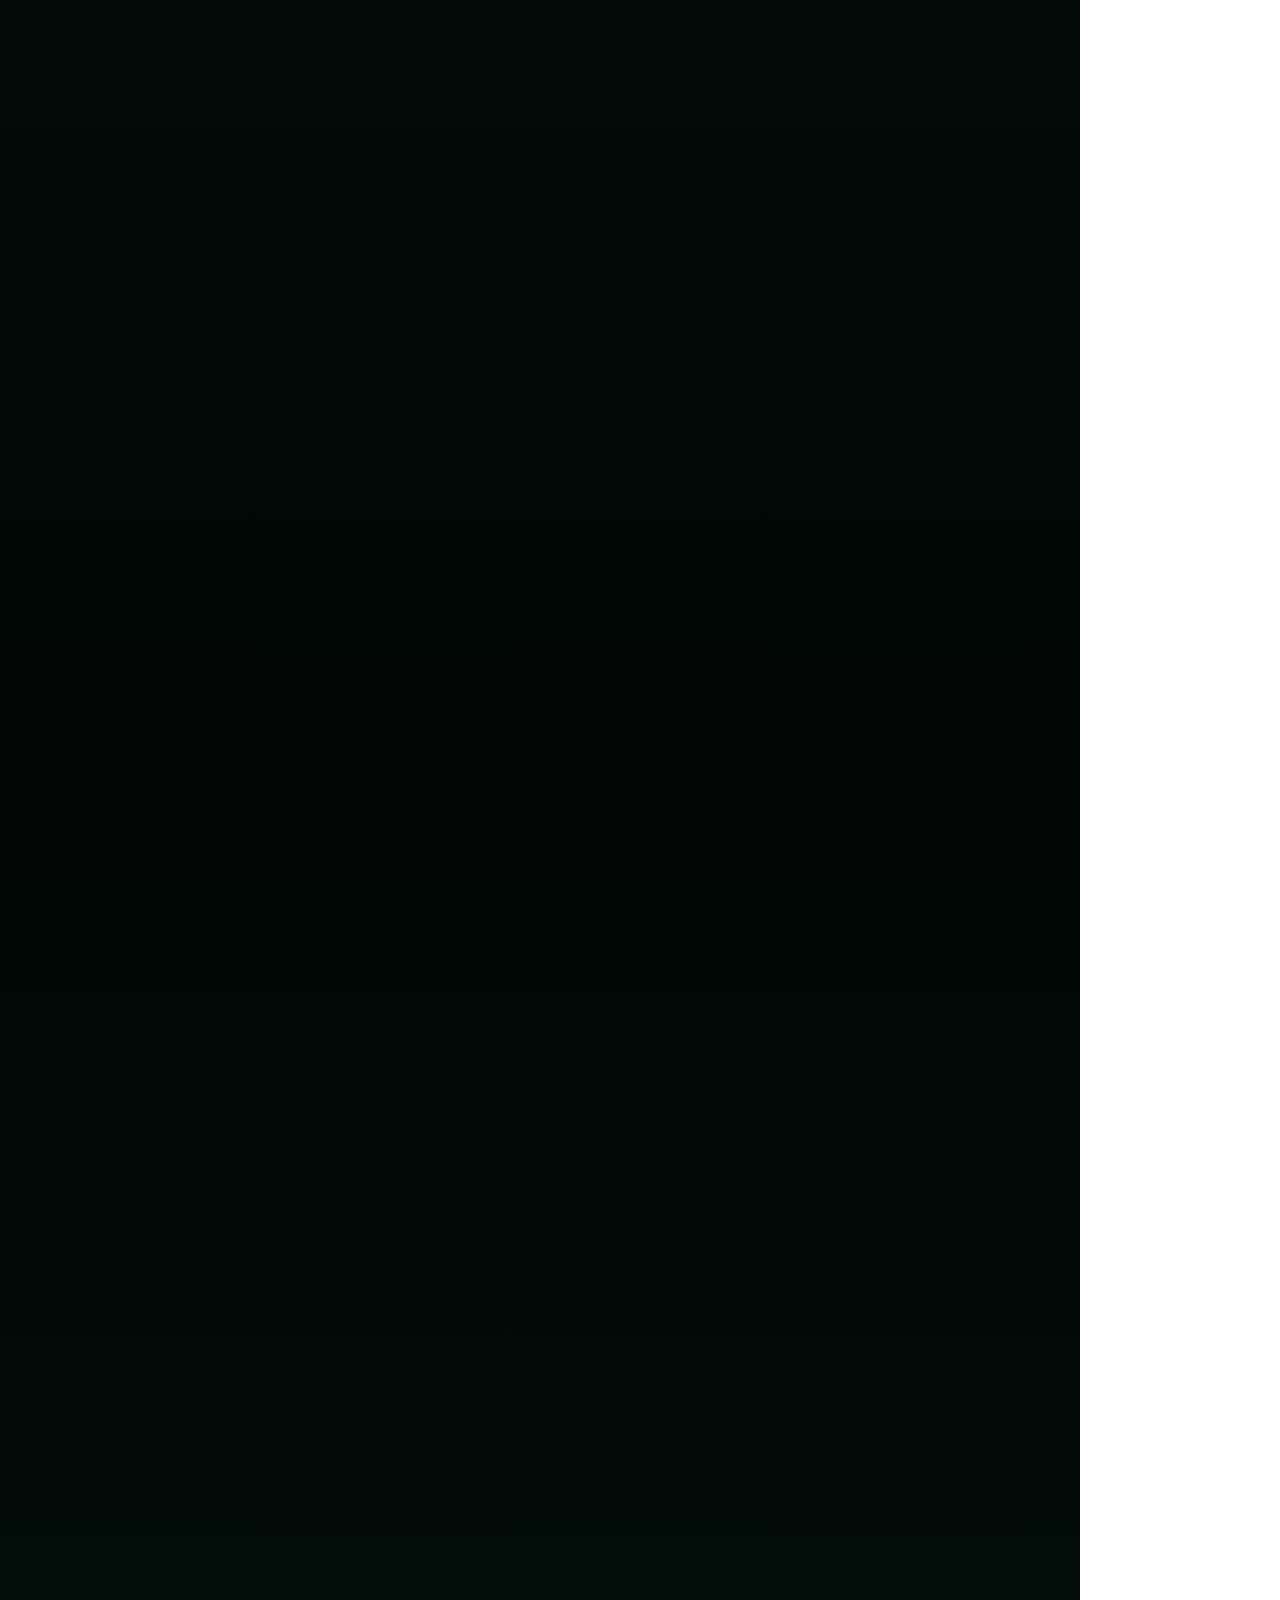
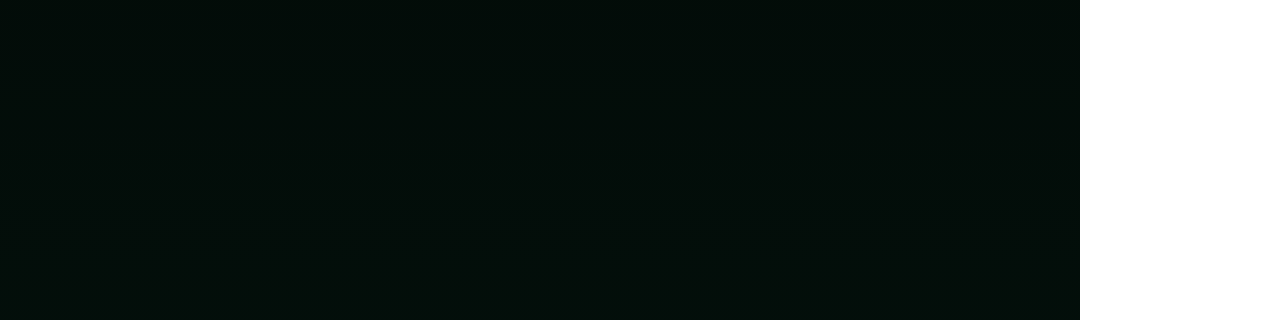
<file: _scaffolds/broll-pool/_compositions/whatsapp-verde/index.html>
<!doctype html>
<html lang="pt-BR">
<head>
<meta charset="utf-8">
<style>
  *{box-sizing:border-box;margin:0;padding:0}
  #stage{position:relative;width:1080px;height:1920px;overflow:hidden;background:#000;
         font-family:'Segoe UI',system-ui,Roboto,Arial,sans-serif}
  #bg{position:absolute;inset:0;width:100%;height:100%;object-fit:cover}
  /* scrim pra o card verde saltar */
  .scrim{position:absolute;inset:0;background:linear-gradient(180deg,rgba(4,20,14,.55),rgba(4,20,14,.30) 40%,rgba(4,20,14,.72));}
  /* card de conversa estilo whatsapp (sem logo/wordmark) */
  .card{position:absolute;left:70px;right:70px;top:470px;border-radius:34px;overflow:hidden;
        box-shadow:0 40px 90px rgba(0,0,0,.55);background:#ECE5DD}
  .hdr{display:flex;align-items:center;gap:22px;background:#075E54;padding:34px 34px;color:#fff}
  .av{width:100px;height:100px;border-radius:50%;background:#0e1a2f;overflow:hidden;flex:none;
      display:flex;align-items:center;justify-content:center}
  .av img{width:100%;height:100%;object-fit:cover}
  .who{display:flex;flex-direction:column}
  .nm{font-size:38px;font-weight:700;letter-spacing:.3px}
  .st{font-size:26px;color:#a7e9cf;margin-top:6px;position:relative;height:32px}
  .st > span{position:absolute;left:0;top:0;display:flex;align-items:center;gap:12px;white-space:nowrap}
  #stTyping{opacity:0;color:#cdeede;font-style:italic}
  .online{width:16px;height:16px;border-radius:50%;background:#25D366;display:inline-block;box-shadow:0 0 0 3px rgba(37,211,102,.25)}
  .body{padding:40px 34px 46px;min-height:520px;position:relative;
        background-image:radial-gradient(rgba(0,0,0,.04) 2px,transparent 2px);background-size:26px 26px}
  .row{display:flex;margin-bottom:30px}
  .row.out{justify-content:flex-end}
  .bub{max-width:74%;padding:26px 30px;border-radius:26px;font-size:36px;line-height:1.32;color:#0b1f18;
       box-shadow:0 4px 10px rgba(0,0,0,.10);position:relative}
  .in .bub{background:#fff;border-top-left-radius:8px}
  .out .bub{background:#DCF8C6;border-top-right-radius:8px}
  .meta{display:flex;align-items:center;justify-content:flex-end;gap:10px;margin-top:12px;font-size:22px;color:#5b6b62}
  .ticks{position:relative;width:44px;height:22px}
  .ticks svg{position:absolute;left:0;top:0}
  /* indicador de digitando */
  .typing{display:inline-flex;align-items:center;gap:12px;background:#fff;border-radius:26px;border-top-left-radius:8px;
          padding:30px 34px;box-shadow:0 4px 10px rgba(0,0,0,.10)}
  .dot{width:18px;height:18px;border-radius:50%;background:#9fb3a8}
  /* FAB verde de enviar */
  .fab{position:absolute;right:44px;bottom:-40px;width:118px;height:118px;border-radius:50%;background:#25D366;
       display:flex;align-items:center;justify-content:center;box-shadow:0 12px 26px rgba(0,0,0,.30)}
  #rowTyping{position:absolute;top:40px;left:34px;margin:0}
</style>
</head>
<body>
<div id="stage" data-composition-id="wa" data-start="0" data-duration="6.5" data-fps="25" data-width="1080" data-height="1920">
  <video id="bg" class="clip" src="bg.mp4" muted playsinline data-start="0" data-duration="6.5" data-track-index="1"></video>
  <div class="scrim"></div>

  <div class="card" id="card">
    <div class="hdr">
      <div class="av"><img src="avatar.png" alt="Lucas Silva"></div>
      <div class="who">
        <div class="nm">Lucas Silva</div>
        <div class="st">
          <span id="stOnline"><span class="online"></span>online</span>
          <span id="stTyping">digitando…</span>
        </div>
      </div>
    </div>
    <div class="body">
      <div class="row in" id="rowIn">
        <div class="bub">Já garantiu sua vaga? 👀</div>
      </div>
      <div class="row in" id="rowTyping">
        <div class="typing"><span class="dot" id="d1"></span><span class="dot" id="d2"></span><span class="dot" id="d3"></span></div>
      </div>
      <div class="row out" id="rowOut">
        <div class="bub">
          Sim, acabei de garantir! ✅
          <div class="meta"><span>agora</span>
            <span class="ticks" id="ticks">
              <svg width="44" height="22" viewBox="0 0 44 22" fill="none">
                <path id="t1" d="M2 12 L9 19 L22 3" stroke="#34B7F1" stroke-width="3.4" stroke-linecap="round" stroke-linejoin="round"/>
                <path id="t2" d="M14 12 L21 19 L34 3" stroke="#34B7F1" stroke-width="3.4" stroke-linecap="round" stroke-linejoin="round"/>
              </svg>
            </span>
          </div>
        </div>
      </div>
      <div class="fab" id="fab">
        <svg width="52" height="52" viewBox="0 0 24 24" fill="none"><path d="M3 20l18-8L3 4v6l12 2-12 2v6z" fill="#fff"/></svg>
      </div>
    </div>
  </div>
</div>

<script src="vendor/gsap.min.js"></script>
<script>
(function(){
  const D=6.5;
  const tl=gsap.timeline({paused:true});
  window.__timelines=window.__timelines||{}; window.__timelines['wa']=tl;

  // estados iniciais
  gsap.set('#card',{scale:.86,opacity:0,transformOrigin:'50% 70%'});
  gsap.set('#rowIn',{opacity:0,x:-40});
  gsap.set('#rowTyping',{opacity:0,x:-30});
  gsap.set('#rowOut',{opacity:0,x:50,scale:.9,transformOrigin:'100% 50%'});
  gsap.set('#ticks',{opacity:0});
  gsap.set('#t2',{opacity:0});
  gsap.set('#stTyping',{opacity:0});
  gsap.set('#fab',{scale:0,opacity:0,transformOrigin:'50% 50%'});
  gsap.set(['#d1','#d2','#d3'],{y:0,opacity:.5});

  tl.to({},{duration:D},0); // trava a duração total

  // card entra
  tl.to('#card',{scale:1,opacity:1,duration:.5,ease:'back.out(1.5)'},.2);
  tl.to('#fab',{scale:1,opacity:1,duration:.4,ease:'back.out(2)'},.5);

  // 1) LUCAS DIGITANDO (esquerda) + status "digitando…"
  tl.to('#stOnline',{opacity:0,duration:.25},.7);
  tl.to('#stTyping',{opacity:1,duration:.25},.75);
  tl.to('#rowTyping',{opacity:1,x:0,duration:.35,ease:'power2.out'},.7);
  tl.to('#d1',{y:-12,opacity:1,duration:.28,yoyo:true,repeat:4,ease:'sine.inOut'},.9);
  tl.to('#d2',{y:-12,opacity:1,duration:.28,yoyo:true,repeat:4,ease:'sine.inOut'},1.02);
  tl.to('#d3',{y:-12,opacity:1,duration:.28,yoyo:true,repeat:4,ease:'sine.inOut'},1.14);

  // 2) digitando some -> MENSAGEM DO LUCAS entra no mesmo lugar; status volta p/ online
  tl.to('#rowTyping',{opacity:0,x:-16,duration:.25,ease:'power2.in'},2.15);
  tl.to('#stTyping',{opacity:0,duration:.25},2.15);
  tl.to('#stOnline',{opacity:1,duration:.25},2.2);
  tl.to('#rowIn',{opacity:1,x:0,duration:.4,ease:'back.out(1.5)'},2.28);

  // 3) A DONA DO CELULAR RESPONDE (verde, direita) + ticks
  tl.to('#rowOut',{opacity:1,x:0,scale:1,duration:.45,ease:'back.out(1.6)'},3.6);
  tl.to('#ticks',{opacity:1,duration:.2},4.1);
  tl.to('#t2',{opacity:1,duration:.25,ease:'power2.out'},4.5);

  // respiro
  tl.to('#card',{y:-10,duration:1.4,yoyo:true,repeat:1,ease:'sine.inOut'},4.9);
  tl.to('#fab',{scale:1.08,duration:.7,yoyo:true,repeat:2,ease:'sine.inOut'},5.0);
})();
</script>
</body>
</html>
</file>
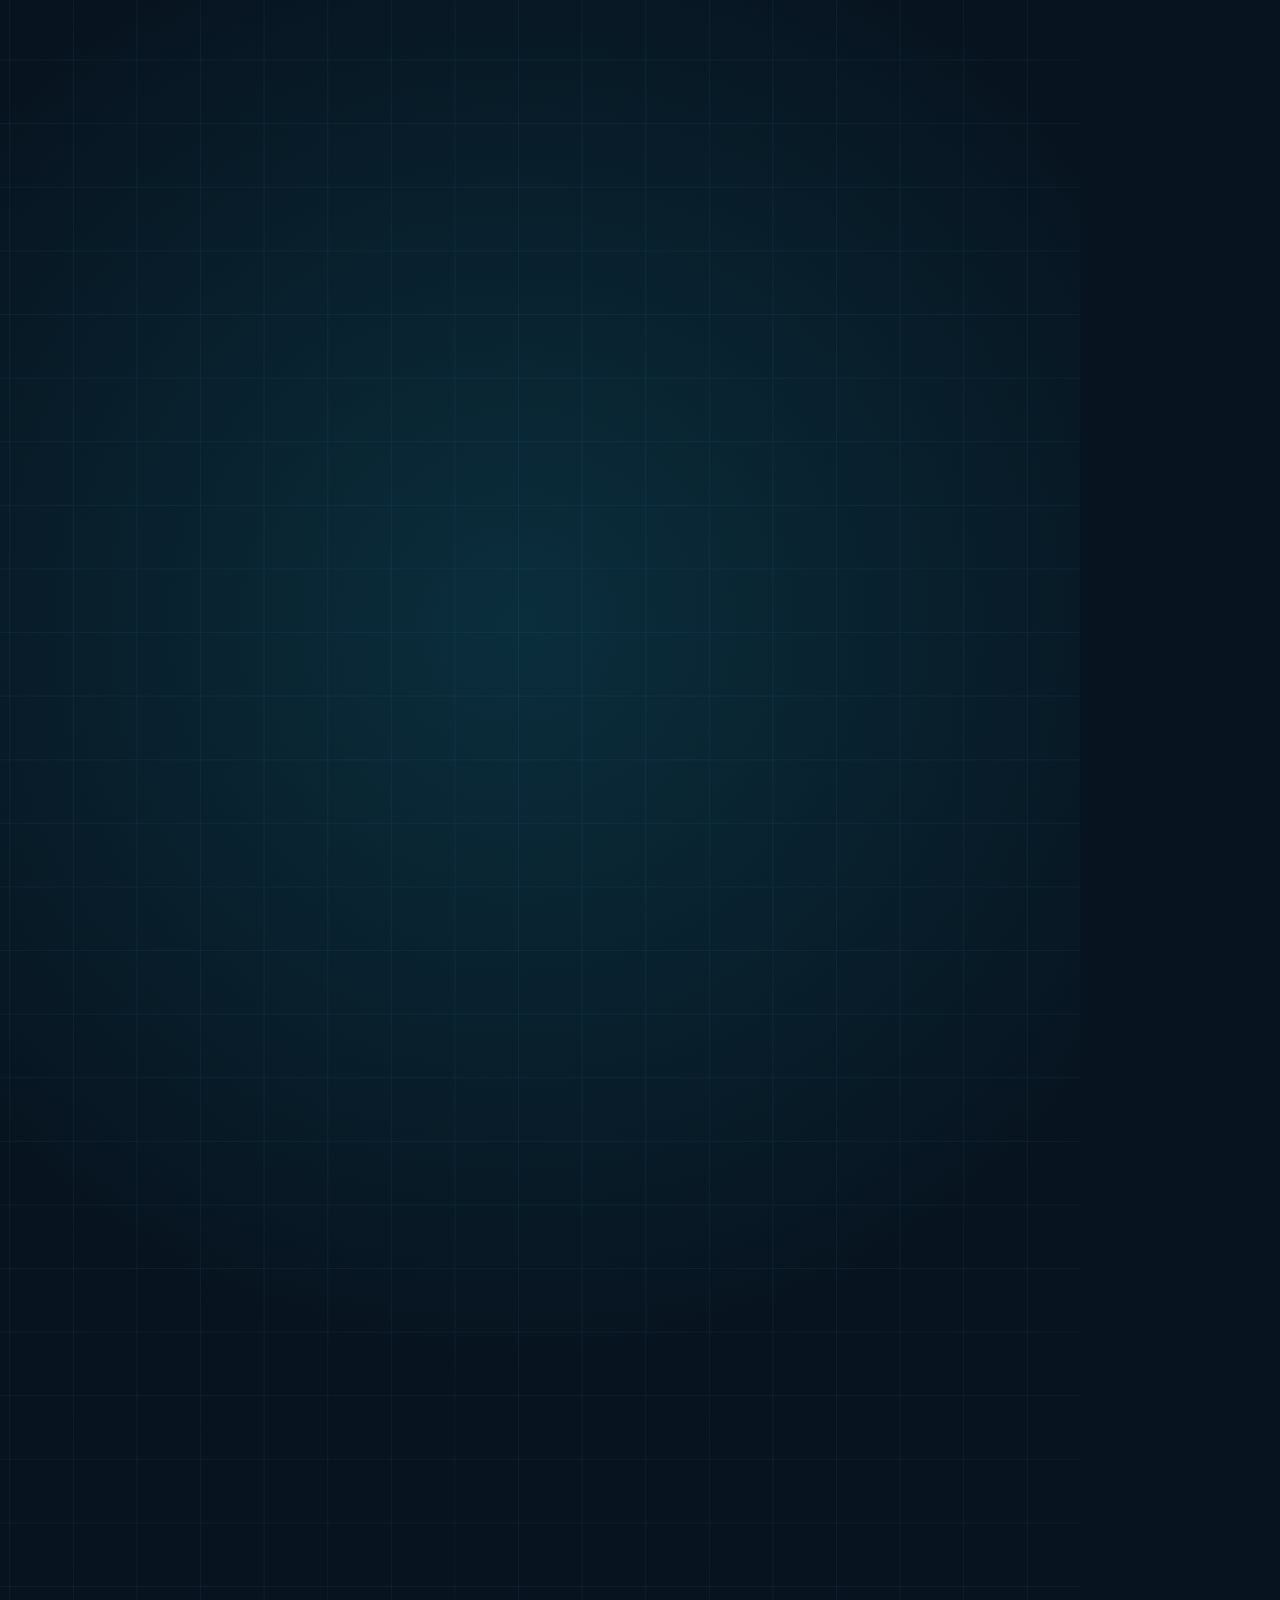
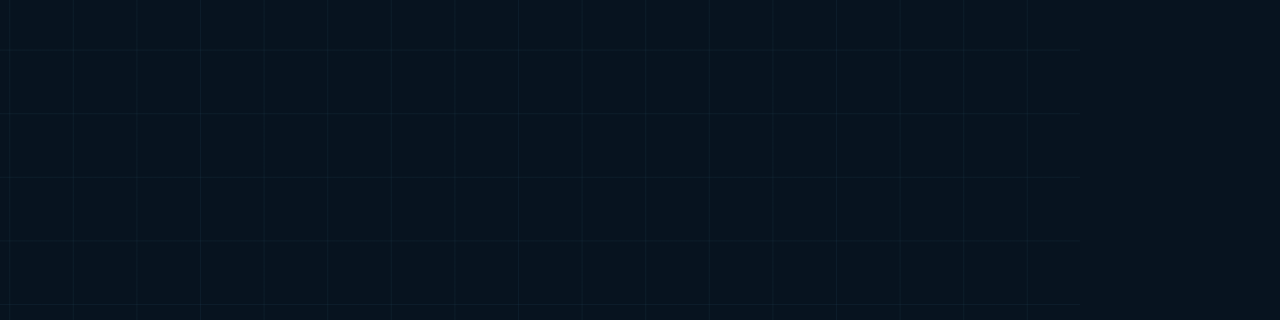
<file: _scaffolds/faceless-kit/index.template.html>
<!doctype html><html lang="pt-BR"><head><meta charset="UTF-8"/>
<script src="vendor/gsap.min.js"></script>
<link rel="stylesheet" href="kit.css">
</head><body>
<div id="root" data-composition-id="main" data-start="0" data-duration="8.0" data-width="1080" data-height="1920" data-fps="30">
  <div class="bg"></div>
  <!-- B-ROLL: declarar 1 <video class="clip"> por cena 'broll' (nível root), com data-start/duration da janela -->
  <video class="clip" src="assets/broll-demo.mp4" data-start="6.0" data-duration="2.0" muted></video>
  <div class="grade"></div>
  <div id="capwrap"></div>
</div>
<script src="assets/cues.js"></script>
<script src="illos-kit.js"></script>  <!-- define window.SplitKit (ILLOS animadas p/ o tipo 'poster') -->
<script src="kit.js"></script>
<script>
// === edite SÓ isto: a lista de cenas (tipo + tempos + conteúdo). Tempos = do transcript. ===
// PADRÃO recomendado p/ VSL/narrativa = tipo "poster": herói = ILLO do split-kit com ANIMAÇÃO INTERNA
// (não SVG estático). 1 arte a cada ~3-5s (denso), heroAt na palavra falada. illo = chave em SplitKit.ILLOS:
//   seal(label) exam download(label) chat button(label) refresh target(arrow) gradcap shield lupa gift
//   bars(arrow) question person(ring) price0 cue num(to,prefix,suffix) arms star
// illoOpts passa label/arrow/ring/to/prefix/suffix. acc deriva do ebc (ye/cy/gr/co) — ou passe acc:'#hex'.
var SCENES = [
  { type:"poster", start:0.0, end:3.5, ebc:"gr", eb:"A CERTIFICAÇÃO",
    hl:"UM <span class='gr'>SINAL FORTE</span>", illo:"seal", illoOpts:{label:"CFP"}, heroAt:0.6 },
  { type:"poster", start:3.5, end:6.5, ebc:"ye", eb:"JÁ SÃO",
    hl:"APROVADOS", illo:"num", illoOpts:{to:120, prefix:"+", suffix:" MIL"}, heroAt:3.8 },
  { type:"cta", start:6.5, end:8.0, ebc:"cy", eb:"BORA", hl:"SE <span class='cy'>INSCREVE</span>", btn:"CLICA AQUI 👇", btnAt:6.8 }
];
FacelessKit.build({ duration:8.0, scenes:SCENES, cues:window.__cues });
</script></body></html>
</file>
<file: _scaffolds/faceless-kit/kit.css>
/* faceless-kit — design system (navy data-viz). Reusável entre lotes. */
@font-face{font-family:HL;src:url('fonts/ariblk.ttf')}
@font-face{font-family:Inter;src:url('fonts/Inter-700-latin.woff2')}
*{margin:0;padding:0;box-sizing:border-box}
html,body{width:1080px;height:1920px;overflow:hidden;background:#07131f}
#root{position:relative;width:1080px;height:1920px;overflow:hidden;font-family:Inter,Arial,sans-serif;color:#eaf3f6}
.bg{position:absolute;inset:0;background:#07131f;background-image:radial-gradient(circle at 50% 34%,rgba(34,211,238,.14),transparent 52%),linear-gradient(rgba(75,139,166,.08) 1px,transparent 1px),linear-gradient(90deg,rgba(75,139,166,.08) 1px,transparent 1px);background-size:auto,60px 60px,60px 60px}
video.clip{position:absolute;inset:0;width:1080px;height:1920px;object-fit:cover}
.grade{position:absolute;inset:0;background:linear-gradient(180deg,rgba(7,19,31,.62),rgba(7,19,31,.72))}
.scene{position:absolute;inset:0}.scene>*{position:absolute}
/* cores de acento */
.cy{color:#22d3ee}.gr{color:#34d399}.ye{color:#fbbf24}.co{color:#ff5c67}
/* eyebrow + headline */
.eb{left:70px;top:170px;padding:11px 24px;border:1px solid #22d3ee;border-radius:999px;color:#22d3ee;font:800 26px Inter;letter-spacing:5px;white-space:nowrap}
.eb.gr{border-color:#34d399;color:#34d399}.eb.co{border-color:#ff5c67;color:#ff5c67}.eb.ye{border-color:#fbbf24;color:#fbbf24}
.hl{left:70px;top:250px;width:960px;font:900 88px/0.98 HL;letter-spacing:.5px}
/* badges (isoladas / conectadas) */
.badge{width:340px;height:220px;border-radius:20px;background:#0e2233;border:1px solid rgba(120,160,185,.28);display:flex;align-items:center;justify-content:center}
.badge .bt{font:900 56px HL;color:#8aa0ad}
/* 2×2 alinhado e centrado */
.b1{left:170px;top:720px}.b2{left:570px;top:720px}.b3{left:170px;top:980px}.b4{left:570px;top:980px}
.linksvg{position:absolute;left:0;top:0;width:1080px;height:1920px;pointer-events:none}
/* grid de certs + futuros + selo ∞ */
.grid{left:120px;top:560px;width:840px;display:grid;grid-template-columns:repeat(2,1fr);gap:18px}
.grid .g{height:158px;border-radius:14px;background:#0e2233;border:1px solid rgba(120,160,185,.25);display:flex;align-items:center;justify-content:center;font:900 52px HL;color:#22d3ee}
.futbar{left:120px;top:894px;width:840px;height:112px;border-radius:14px;border:2px dashed #34d399;display:flex;align-items:center;justify-content:center;font:900 40px HL;color:#34d399}
.seal{left:50%;top:1052px;transform:translateX(-50%);width:360px;height:196px;display:flex;flex-direction:column;align-items:center;justify-content:center;background:rgba(52,211,153,.10);border:2px solid #34d399;border-radius:20px}
.seal .inf{font:900 120px HL;color:#34d399;line-height:.8}.seal .lb{font:800 26px Inter;letter-spacing:6px;color:#34d399}
/* cost cards + contador */
.cc{left:120px;width:840px;display:flex;align-items:center;justify-content:space-between;background:#0e2233;border:1px solid rgba(120,160,185,.22);border-radius:16px;padding:22px 30px}
.cc .t{font:800 38px Inter;color:#cfe0e8}.cc .v{font:900 46px HL;color:#ff5c67}
.cc1{top:560px}.cc2{top:700px}.cc3{top:840px}
.total{left:120px;top:1010px;width:840px;display:flex;align-items:center;justify-content:space-between;padding:6px 8px}
.total .k{font:800 34px Inter;letter-spacing:2px;color:#9fb6c4}.total .n{font:900 92px HL;color:#ff5c67}
/* flatline (carreira parada) */
.flchart{left:90px;top:600px;width:900px;height:640px}.flchart svg{width:900px;height:640px}
.wall{left:735px;top:640px;width:150px;height:340px;background:linear-gradient(180deg,#ff5c67,#7a1f27);border-radius:10px}
.stopx{left:690px;top:700px;font:900 120px HL;color:#ff5c67}
/* stop + data (hook urgência) */
.stopc{left:50%;top:840px;transform:translateX(-50%);width:200px;height:200px;border-radius:50%;background:rgba(255,92,103,.14);border:5px solid #ff5c67;display:flex;align-items:center;justify-content:center;font:900 120px HL;color:#ff5c67}
.datebig{left:0;right:0;top:1090px;text-align:center;font:900 150px HL;color:#fbbf24;line-height:.8}.datebig span{font-size:80px}
/* cta: datecard + live + botão */
.datecard{left:120px;top:560px;width:840px;background:#0e2233;border:1px solid rgba(120,160,185,.25);border-left:8px solid #fbbf24;border-radius:18px;padding:34px 40px}
.datecard .d{font:900 120px HL;color:#fbbf24;line-height:.9}.datecard .h{font:800 42px Inter;color:#eaf3f6;margin-top:10px}
.live{left:120px;top:850px;display:flex;align-items:center;gap:18px;background:#ff5c67;border-radius:14px;padding:16px 30px}
.live .pl{width:0;height:0;border-left:34px solid #fff;border-top:20px solid transparent;border-bottom:20px solid transparent}.live .lt{font:900 40px HL;color:#fff;letter-spacing:2px}
.ctabtn{left:120px;top:1010px;width:840px;background:linear-gradient(135deg,#22d3ee,#0ea5c0);border-radius:18px;padding:30px;text-align:center;font:900 50px HL;color:#052027}
/* lock (cert bloqueada) */
.lock{left:50%;top:720px;transform:translateX(-50%);width:360px;height:360px;border-radius:26px;background:#0e2233;border:2px solid #ff5c67;display:flex;flex-direction:column;align-items:center;justify-content:center;gap:14px}
.lock .ic{font:900 150px HL;color:#ff5c67;line-height:.8}.lock .lb{font:800 30px Inter;letter-spacing:3px;color:#ff5c67}
/* vaga (oportunidade) */
.vaga{left:120px;top:640px;width:840px;background:#0e2233;border:1px solid rgba(120,160,185,.25);border-left:8px solid #34d399;border-radius:18px;padding:34px 40px}
.vaga .role{font:900 66px HL;color:#34d399}.vaga .sub{font:800 34px Inter;color:#cfe0e8;margin-top:10px}.vaga .up{margin-top:8px;font:800 30px Inter;color:#8aa0ad}
/* offer — card positivo (oferta/download), borda ciano/verde + selo */
.offer{left:120px;top:600px;width:840px;background:#0e2233;border:1px solid rgba(34,211,238,.4);border-radius:20px;padding:40px 44px;text-align:center}
.offer.gr{border-color:rgba(52,211,153,.45)}
.offer .ot{font:900 76px HL;color:#22d3ee;line-height:1.0}.offer.gr .ot{color:#34d399}
.offer .os{font:800 36px Inter;color:#cfe0e8;margin-top:12px}
.offer .obadge{display:inline-block;margin-top:24px;padding:12px 30px;border-radius:999px;background:#22d3ee;color:#052027;font:900 34px HL;letter-spacing:1px}
.offer.gr .obadge{background:#34d399}
/* checklist — itens com check verde, revelados 1 a 1 */
.checklist{left:130px;top:600px;width:820px;display:flex;flex-direction:column;gap:20px}
.checklist .ck{display:flex;align-items:center;gap:22px;background:#0e2233;border:1px solid rgba(120,160,185,.22);border-radius:14px;padding:22px 28px}
.checklist .ck .mk{flex:none;width:52px;height:52px;border-radius:50%;background:rgba(52,211,153,.16);border:2px solid #34d399;color:#34d399;display:flex;align-items:center;justify-content:center;font:900 32px HL}
.checklist .ck .cx{font:800 40px Inter;color:#eaf3f6}
/* lower-third (usado sobre b-roll) */
.lt{left:70px;bottom:430px;width:900px}
.lt .bar{width:120px;height:10px;border-radius:5px;background:#22d3ee;transform-origin:left}
.lt .box{margin-top:14px;background:rgba(14,34,51,.82);border-left:6px solid #22d3ee;border-radius:0 16px 16px 0;padding:20px 30px}
.lt .t{font:900 56px HL;letter-spacing:.5px}.lt.gr .bar{background:#34d399}.lt.gr .box{border-left-color:#34d399}.lt.co .bar{background:#ff5c67}.lt.co .box{border-left-color:#ff5c67}
/* legenda pill (karaokê) — posição FIXA */
#capwrap{position:absolute;left:0;right:0;bottom:200px;height:190px;display:flex;align-items:center;justify-content:center;z-index:9}
.cue{position:absolute;left:56px;right:56px;bottom:0;display:flex;justify-content:center;opacity:0}
.pill{max-width:960px;background:rgba(255,255,255,.85);border-radius:22px;padding:18px 32px;box-shadow:0 14px 34px rgba(0,0,0,.4)}
.pill span{font:800 44px/1.15 Inter,Arial,sans-serif;color:#8a97a0}.pill span.on{color:#0e2a36}
.fhero{position:absolute;left:50%;top:580px;width:560px;height:560px;display:flex;align-items:center;justify-content:center}
.fhero svg{width:100%;height:100%;overflow:visible;display:block}
.fsub{position:absolute;left:70px;right:70px;top:1200px;font:600 42px/1.3 Inter,Arial,sans-serif;color:#cfe0ea}
.fring{position:absolute;left:50%;top:560px;width:600px;height:600px;border-radius:50%;border:3px dashed rgba(120,160,180,.30);box-sizing:border-box}
@font-face{font-family:'Black';src:url('fonts/ariblk.ttf') format('truetype');font-weight:900}
.fillo{width:100%;height:100%;overflow:visible;display:block}
</file>
